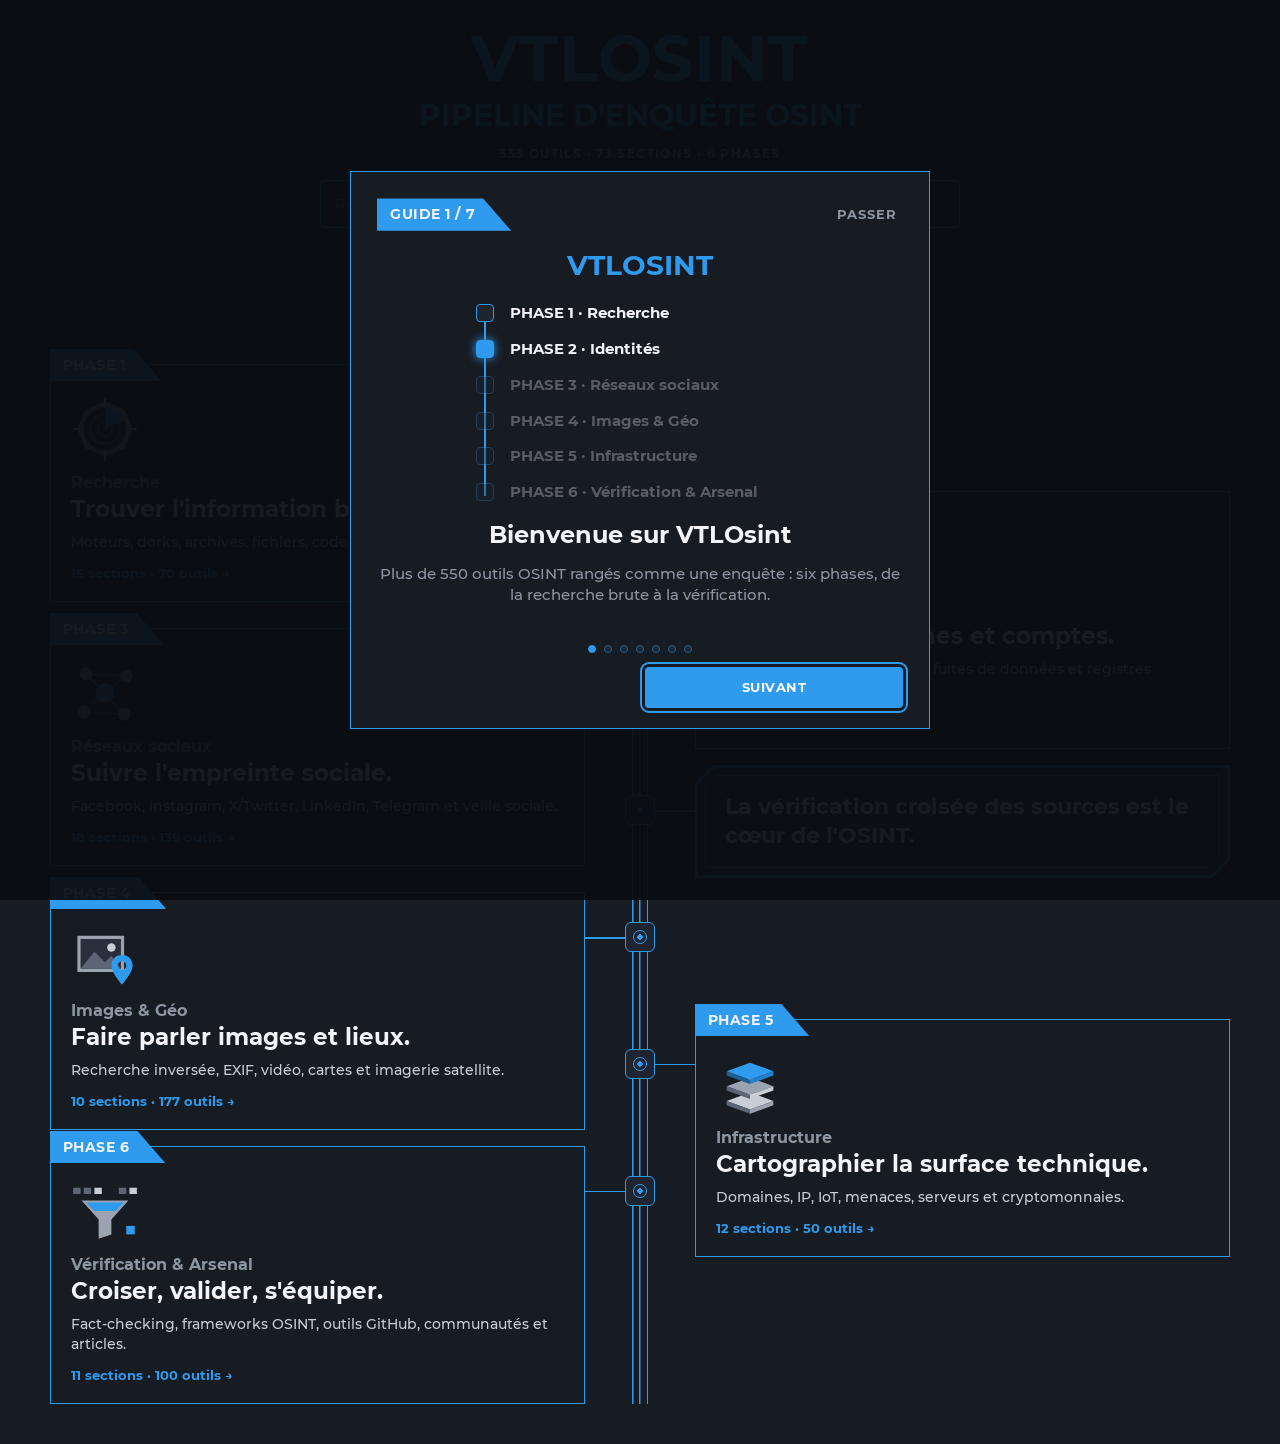
<file: web/dist/index.html>
<!DOCTYPE html>
<html lang="fr">
<head>
<meta charset="utf-8">
<meta name="viewport" content="width=device-width, initial-scale=1">
<title>VTLOsint</title>
<meta name="description" content="VTLOsint — pipeline d'enquête OSINT">
<meta name="theme-color" content="#171B22">
<link rel="icon" href="icon.png">
<link rel="manifest" href="manifest.webmanifest">
<link rel="stylesheet" href="style.css">
</head>
<body>
<header class="top">
  <a class="brand" href="#/">
    <h1>VTLOSINT</h1>
    <p class="subtitle">PIPELINE D'ENQUÊTE OSINT</p>
    <p class="stats" id="stats"></p>
  </a>
  <input id="search" type="search" autocomplete="off" aria-label="Rechercher">
  <nav class="quick">
    <button class="quick-btn" data-action="dorks"><svg viewBox="0 0 24 24"><path d="M21,12A9,9 0,1 1,3 12A9,9 0,1 1,21 12M12,3C8,7 8,17 12,21M12,3C16,7 16,17 12,21M3,12H21M5,7.5H19M5,16.5H19"/></svg><span>Dorks</span></button>
    <button class="quick-btn" data-action="exif"><svg viewBox="0 0 24 24"><path d="M3,8H7L9,5H15L17,8H21V19H3ZM15.5,13A3.5,3.5 0,1 1,8.5 13A3.5,3.5 0,1 1,15.5 13"/></svg><span>EXIF</span></button>
    <button class="quick-btn" data-action="terminal"><svg viewBox="0 0 24 24"><path d="M3,5H21V19H3ZM7,10L10,12.5L7,15M12,15H17"/></svg><span>Terminal</span></button>
    <button class="quick-btn" data-action="guide"><svg viewBox="0 0 24 24"><path d="M12,21A9,9 0,1 1,12 3A9,9 0,1 1,12 21M9.5,9.5A2.5,2.5 0,1 1,13 11.8C12.3,12.2 12,12.7 12,13.5M12,16.8V17"/></svg><span>Guide</span></button>
  </nav>
</header>

<main id="view"></main>

<div class="modal" id="modal" hidden>
  <div class="modal-box" role="dialog" aria-modal="true">
    <button class="modal-close" aria-label="Fermer">×</button>
    <div id="modal-body"></div>
  </div>
</div>

<div class="guide" id="guide" hidden></div>
<div class="toast" id="toast"></div>

<script src="data.js"></script>
<script src="app.js"></script>
</body>
</html>
</file>
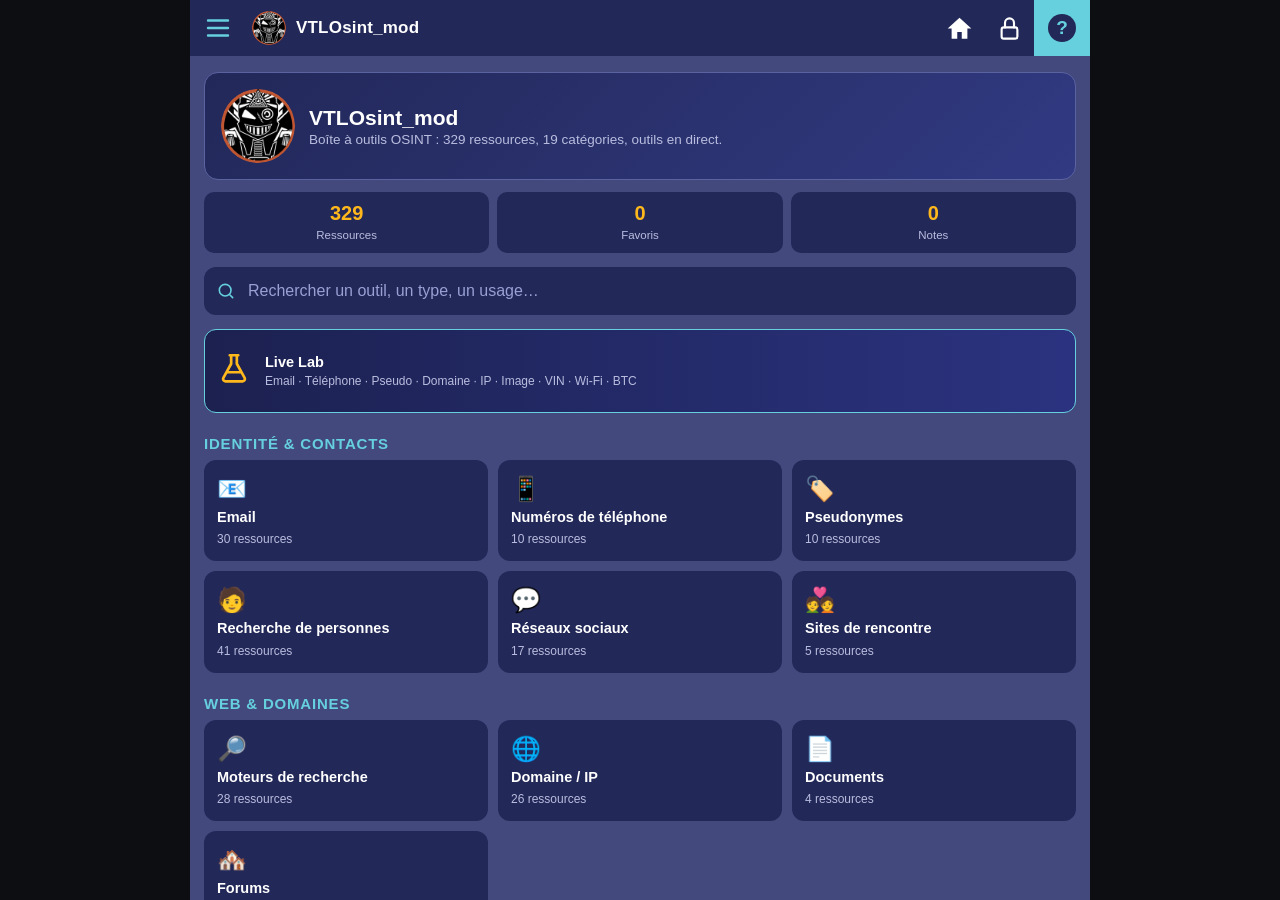
<file: mods/VTLOsint_mod/docs/index.html>
<!doctype html>
<html lang="fr"><head><meta charset="utf-8">
<meta name="viewport" content="width=device-width,initial-scale=1,viewport-fit=cover,maximum-scale=1">
<meta name="theme-color" content="#222858"><meta name="mobile-web-app-capable" content="yes"><meta name="apple-mobile-web-app-capable" content="yes">
<title>VTLOsint_mod</title>
<link rel="manifest" href="manifest.webmanifest"><link rel="icon" href="icons/icon-96.png"><link rel="apple-touch-icon" href="icons/icon-192.png">
<link rel="stylesheet" href="style.css"></head>
<body><div id="app"></div>
<script src="data.js"></script><script src="app.js"></script></body></html>
</file>
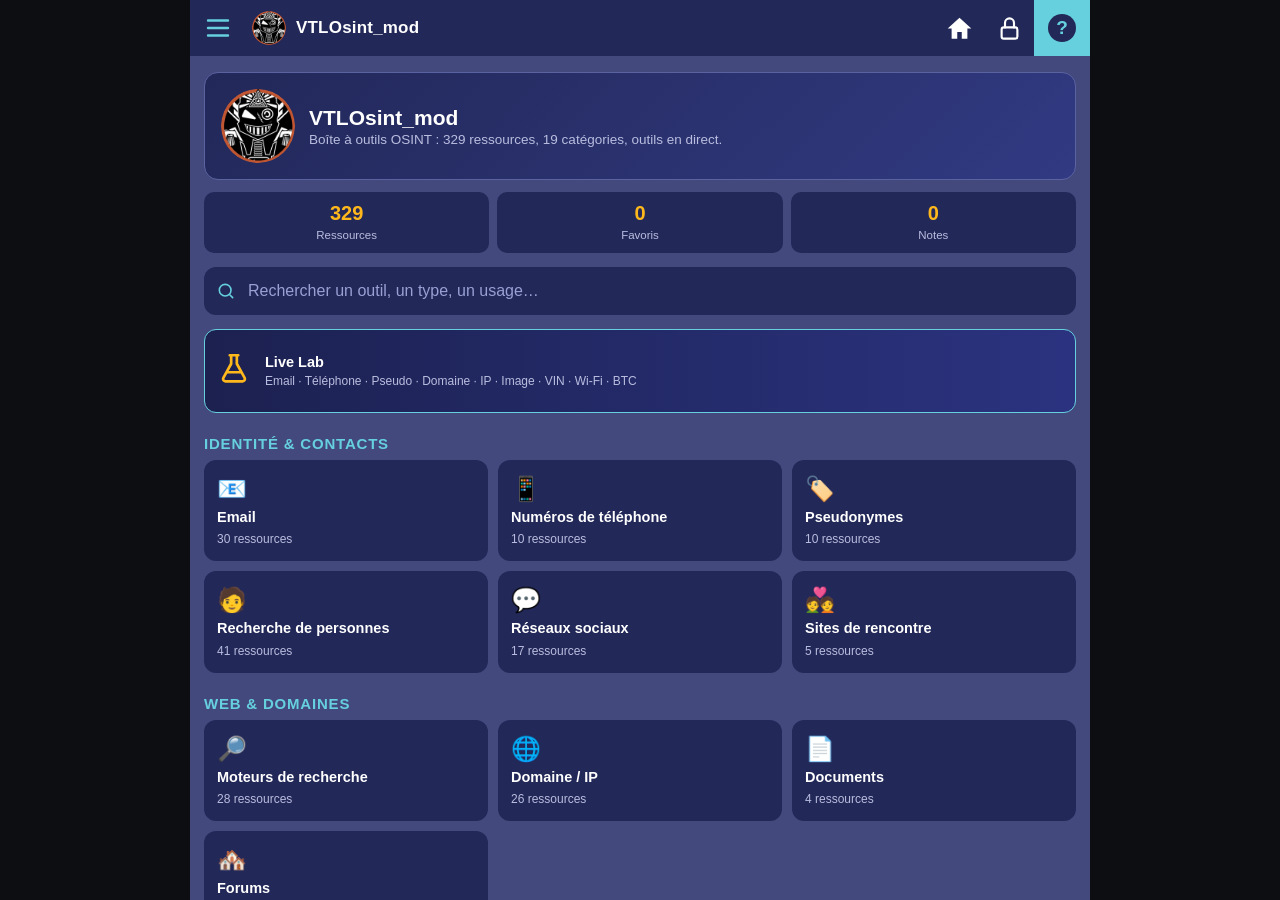
<file: mods/VTLOsint_mod/downloads/VTLOsint_mod.html>
<!doctype html>
<html lang="fr"><head><meta charset="utf-8">
<meta name="viewport" content="width=device-width,initial-scale=1,viewport-fit=cover,maximum-scale=1">
<meta name="theme-color" content="#222858"><title>VTLOsint_mod</title>
<link rel="icon" href="[data-uri]"><link rel="apple-touch-icon" href="[data-uri]">
<style>:root{--bg:#43497d;--bar:#222858;--bar2:#2b3168;--card:#4e5590;--line:#2f3566;--teal:#66d0df;--yel:#ffb81c;--orange:#c25632;--txt:#fff;--mut:#b9bddf;--ok:#7be0a4;--warn:#ffd36b;--bad:#ff8a8a}
*{box-sizing:border-box;-webkit-tap-highlight-color:transparent}
html,body{margin:0;height:100%;background:#0c0e12;color:var(--txt);font-family:"Segoe UI",Roboto,"Helvetica Neue",Arial,sans-serif;-webkit-text-size-adjust:100%}
body{display:flex;flex-direction:column;overscroll-behavior:none}
svg{width:1em;height:1em;stroke:currentColor;fill:none;stroke-width:1.9;stroke-linecap:round;stroke-linejoin:round;flex:none}
button{font:inherit;color:inherit;background:none;border:0;cursor:pointer;padding:0}
a{color:var(--teal)}
#app{flex:1;min-height:0;display:flex;flex-direction:column;max-width:900px;width:100%;margin:0 auto;background:var(--bg);position:relative;overflow:hidden}
/* top bar */
.top{display:flex;align-items:stretch;height:56px;background:var(--bar);flex:none}
.top .tb{width:56px;display:flex;align-items:center;justify-content:center;font-size:30px;color:var(--teal);background:var(--bar)}
.top .brand{flex:1;display:flex;align-items:center;gap:10px;padding:0 6px;min-width:0}
.top .brand img{width:34px;height:34px;border-radius:50%}
.top .brand b{font-size:17px;letter-spacing:.2px;white-space:nowrap;overflow:hidden;text-overflow:ellipsis}
.top .ic{width:50px;display:flex;align-items:center;justify-content:center;font-size:27px;color:#fff}
.top .ic.lock.on{color:var(--yel)}
.top .help{width:56px;background:var(--teal);color:var(--bar);display:flex;align-items:center;justify-content:center;font-size:27px}
.top .help .q{width:28px;height:28px;border-radius:50%;background:var(--bar);color:var(--teal);display:flex;align-items:center;justify-content:center;font-weight:800;font-size:19px}
/* views */
#view{flex:1;min-height:0;overflow-y:auto;padding:16px 14px 30px;-webkit-overflow-scrolling:touch}
h1{font-size:22px;margin:4px 0 4px}h2{font-size:15px;margin:22px 0 8px;color:var(--teal);text-transform:uppercase;letter-spacing:.8px;font-weight:700}
.sub{color:var(--mut);font-size:14px;margin:0 0 12px;line-height:1.45}
.hero{background:linear-gradient(135deg,var(--bar) 0%,#313a82 100%);border-radius:14px;padding:16px;display:flex;gap:14px;align-items:center;border:1px solid #5b62a0}
.hero img{width:74px;height:74px;border-radius:50%;flex:none}
.hero h1{margin:0 0 2px;font-size:21px}.hero p{margin:0;color:var(--mut);font-size:13.5px}
.stats{display:flex;gap:8px;margin-top:12px}.stat{flex:1;background:var(--bar);border-radius:10px;padding:10px;text-align:center}.stat b{display:block;font-size:20px;color:var(--yel)}.stat span{font-size:11.5px;color:var(--mut)}
.sbar{display:flex;gap:8px;background:var(--bar);border-radius:12px;padding:4px 4px 4px 12px;align-items:center;margin:14px 0}
.sbar svg{font-size:20px;color:var(--teal)}
input,select,textarea{font:inherit;color:#fff;background:transparent;border:0;outline:0;width:100%}
.sbar input{padding:11px 4px;font-size:16px}
::placeholder{color:#9aa0d4}
.grid{display:grid;grid-template-columns:repeat(2,1fr);gap:10px}
@media(min-width:640px){.grid{grid-template-columns:repeat(3,1fr)}}
.tile{background:var(--bar);border-radius:12px;padding:14px 12px;display:flex;flex-direction:column;gap:6px;text-align:left;min-height:84px;border:1px solid transparent}
.tile:active{border-color:var(--teal)}
.tile .e{font-size:24px}.tile b{font-size:14.5px;line-height:1.2}.tile small{color:var(--mut);font-size:12px}
.chips{display:flex;gap:8px;flex-wrap:wrap;margin:8px 0 12px}
.chip{padding:7px 13px;border-radius:20px;background:var(--bar);color:var(--mut);font-size:13.5px;border:1px solid transparent}
.chip.on{background:var(--teal);color:var(--bar);font-weight:700}
.sec{margin-top:18px;display:flex;align-items:center;justify-content:space-between}
.sec h2{margin:0}.sec small{color:var(--mut)}
.card{background:var(--bar);border-radius:12px;margin:8px 0;overflow:hidden;border:1px solid transparent}
.card.open{border-color:var(--teal)}
.card .hd{display:flex;gap:10px;padding:12px;align-items:flex-start;width:100%;text-align:left}
.card .fav{font-size:22px;color:var(--mut);padding:2px}
.card .fav.on{color:var(--yel)}.card .fav.on svg{fill:var(--yel)}
.card .nm{flex:1;min-width:0}
.card .nm b{font-size:16px;word-break:break-word}
.card .nm .t{display:block;color:var(--teal);font-size:12px;margin-top:1px;text-transform:uppercase;letter-spacing:.4px}
.card .nm p{margin:5px 0 0;color:var(--mut);font-size:13.5px;line-height:1.4;word-break:break-word}
.badge{font-size:11px;padding:2px 8px;border-radius:10px;font-weight:700;flex:none;margin-top:2px}
.b-yes{background:#1f5a3e;color:var(--ok)}.b-partial{background:#5a4a1b;color:var(--warn)}.b-no{background:#5a2323;color:var(--bad)}
.act{display:flex;gap:8px;padding:0 12px 12px;flex-wrap:wrap}
.btn{display:inline-flex;align-items:center;gap:7px;padding:9px 14px;border-radius:9px;background:var(--teal);color:var(--bar);font-weight:700;font-size:14px}
.btn.sec2{background:var(--bar2);color:#fff;border:1px solid #5b62a0}
.btn.yel{background:var(--yel);color:#222}
.btn svg{font-size:17px}
.qrow{display:flex;gap:8px;padding:0 12px 12px}
.qrow .in{flex:1;background:var(--bg);border-radius:9px;padding:0 10px}.qrow input{padding:10px 0}
.url{padding:0 12px 10px;font-size:12px;color:#8e94cf;word-break:break-all}
.lab-in{display:flex;gap:8px;background:var(--bar);border-radius:12px;padding:4px 4px 4px 12px;align-items:center;margin:8px 0 6px}
.lab-in input{padding:12px 4px;font-size:16px}
.hint{font-size:12.5px;color:var(--mut);margin:4px 2px 10px}
.res{background:var(--bar);border-radius:12px;padding:12px;margin:8px 0}
.res h3{margin:0 0 6px;font-size:14px;color:var(--yel)}
.res pre,.res .kv{font-size:13px;white-space:pre-wrap;word-break:break-word;margin:0;line-height:1.5}
.kv div{display:flex;gap:8px;border-bottom:1px solid var(--line);padding:4px 0}.kv div span:first-child{color:var(--mut);min-width:34%;flex:none}
.loading{color:var(--mut);font-style:italic}.err{color:var(--bad)}
.lnk{display:flex;align-items:center;gap:10px;width:100%;padding:12px;background:var(--bar);border-radius:10px;margin:6px 0;text-align:left}
.lnk span{flex:1;min-width:0;word-break:break-all;font-size:14px}.lnk small{display:block;color:var(--mut);font-size:11.5px;margin-top:2px}.lnk svg{color:var(--teal);font-size:19px}
.dork{font-family:ui-monospace,Menlo,monospace;font-size:12px}
textarea{background:var(--bar);border-radius:10px;padding:10px;min-height:90px;resize:vertical;font-size:15px}
.note{background:var(--bar);border-radius:10px;padding:12px;margin:8px 0;font-size:14.5px;white-space:pre-wrap;word-break:break-word}.note small{display:block;color:var(--mut);margin-bottom:4px}
.empty{text-align:center;color:var(--mut);padding:36px 10px}
.set{display:flex;align-items:center;justify-content:space-between;background:var(--bar);padding:13px;border-radius:10px;margin:8px 0;gap:10px}
.set small{color:var(--mut);display:block;font-size:12px;margin-top:2px}
.tg{width:46px;height:26px;border-radius:13px;background:#6a70a8;position:relative;flex:none}.tg::after{content:"";position:absolute;left:3px;top:3px;width:20px;height:20px;border-radius:50%;background:#fff;transition:.15s}.tg.on{background:var(--teal)}.tg.on::after{left:23px}
.seg{display:flex;background:var(--bg);border-radius:9px;overflow:hidden}.seg button{padding:8px 12px;font-size:13px;color:var(--mut)}.seg button.on{background:var(--teal);color:var(--bar);font-weight:700}
/* menu panel (picture 2 layout) */
#menu{position:absolute;inset:0;background:var(--bg);z-index:20;display:none;flex-direction:column}
#menu.show{display:flex}
#menu .mtop{display:flex;height:56px;background:var(--bar);flex:none}
#menu .mtop .x{width:56px;display:flex;align-items:center;justify-content:center;font-size:32px;color:var(--teal);background:var(--bg)}
#menu .mtop .sp{flex:1}
#menu .mbody{flex:1;overflow-y:auto}
.user{display:flex;align-items:center;padding:20px 16px 14px}
.user b{flex:1;font-size:19px;letter-spacing:.2px}
.user button{font-size:30px;padding:0 10px}
.mi{display:flex;align-items:center;gap:16px;margin:0 8px;padding:15px 16px;font-size:19px;border-radius:7px;width:calc(100% - 16px);text-align:left;text-shadow:0 1px 2px rgba(0,0,0,.45)}
.mi svg{font-size:27px;color:var(--teal);flex:none}
.mi.act{background:var(--bar);color:var(--yel)}.mi.act svg{color:var(--yel)}
.mi small{margin-left:auto;color:var(--mut);font-size:13px;text-shadow:none}
.msep{height:1px;background:var(--line);margin:16px 0 0}
.mh{display:flex;align-items:center;gap:20px;padding:20px 20px;font-size:19px;width:100%;border-bottom:1px solid var(--line);text-align:left;text-shadow:0 1px 2px rgba(0,0,0,.45)}
.mh .pl{color:var(--teal);font-size:24px;font-weight:700;width:26px;text-align:center;flex:none;line-height:1}
.msub{background:#3a4070;border-bottom:1px solid var(--line)}
.msub .mi{font-size:17px;padding:12px 16px 12px 46px;gap:12px;margin:0;width:100%;border-radius:0}.msub .mi svg{display:none}
.msub .mi .em{font-size:20px;width:26px;text-align:center}
.toast{position:fixed;left:50%;bottom:26px;transform:translateX(-50%);background:var(--bar);color:#fff;padding:10px 16px;border-radius:20px;font-size:14px;z-index:99;border:1px solid var(--teal)}
.foot{text-align:center;color:#8e94cf;font-size:12px;margin-top:24px;line-height:1.5}
</style></head><body><div id="app"></div>
<script>window.OSINT_DATA=[{"id":"search","label":"Moteurs de recherche","emoji":"🔎","sheet":"Search engines","sections":[{"title":"Moteurs de recherche","items":[{"t":"Archives","n":"newspaperarchive","u":"https://newspaperarchive.com/","d":"Newspaper Archives, Obituaries & Family History Records","f":"yes"},{"t":"AI","n":"Dorkgpt","u":"https://dorkgpt.com/","d":"AI that generates Google Dorks","f":""},{"t":"Custom SE","n":"Google","u":"https://cse.google.com/cse/all","d":"create a search engine for your site","f":"yes"},{"t":"Exploits","n":"shodan exploits","u":"https://exploits.shodan.io/welcome","d":"Search for exploits/vuln in the web","f":"yes"},{"t":"ftp search engine","n":"searchftps","u":"https://www.searchftps.net/","d":"NAPALM FTP Indexer lets you search and download files located on public FTP servers.","f":"yes"},{"t":"Google dorks","n":"Exploit-DB","u":"https://www.exploit-db.com/google-hacking-database","d":"Bunch of Google dorks","f":"yes"},{"t":"Social Networks SE","n":"Social Networks Search","u":"https://www.social-searcher.com/google-social-search/","d":"","f":""},{"t":"IOT search engine","n":"shodan","u":"https://www.shodan.io/","d":"Shodan is a search engine that lets users search for various types of servers connected to the internet using a variety of filters.","f":"yes"},{"t":"News search","n":"yougotthenews","u":"https://yougotthenews.com/","d":"only news search engine","f":"yes"},{"t":"newspaper archives","n":"fultonhistory","u":"https://fultonhistory.com/Fulton.html","d":"Search over 51,685,714 Old Newspaper pages from US & Canada","f":"yes"},{"t":"newspaper archives","n":"chroniclingamerica","u":"https://chroniclingamerica.loc.gov/","d":"America's historic newspaper pages from 1777-1963","f":"yes"},{"t":"newspaper archives","n":"Google","u":"https://news.google.com/newspapers?hl=en","d":"free newspaper archives","f":"no"},{"t":"Search engine","n":"Google","u":"https://www.google.com/","d":"Google search engine","f":"yes"},{"t":"Search engine","n":"Google Advanced Search","u":"https://www.google.com/advanced_search","d":"Google advanced search engine","f":"yes"},{"t":"Search engine","n":"Bing","u":"https://www.bing.com/","d":"Bing search engine","f":"yes"},{"t":"Search engine","n":"Baidu","u":"https://www.baidu.com/","d":"Baidu is the most used search engine in China, controlling 76.05 percent of China's market share.","f":"yes"},{"t":"Search engine","n":"Duckduckgo","u":"https://duckduckgo.com/","d":"Private search engine","f":"yes"},{"t":"Search engine","n":"yandex","u":"https://yandex.com/","d":"Russian Yandex search engine","f":"yes"},{"t":"Search engine","n":"2lingual","u":"https://www.2lingual.com/","d":"Search for something in two different languages","f":"yes"},{"t":"Search engine","n":"searchenginecolossus","u":"https://www.searchenginecolossus.com/","d":"see the used search engines in different countries","f":"yes"},{"t":"Search engine","n":"intelx","u":"https://intelx.io/tools?tab=general","d":"All in one search engine","f":"yes"},{"t":"Search engine","n":"bvsg","u":"http://bvsg.org/","d":"Search side by side Google vs Bing","f":"yes"},{"t":"Search engine","n":"qwant","u":"https://www.qwant.com/","d":"can be used to search for people social media accounts","f":"yes"},{"t":"Search engine","n":"nerdydata","u":"https://www.nerdydata.com/","d":"The Search Engine for Source Code","f":"yes","x":"s"},{"t":"Search engine","n":"zoomeye","u":"https://www.zoomeye.org/","d":"IP search, file search, and icon search","f":"yes"},{"t":"Search Operator","n":"Google Guide","u":"https://www.googleguide.com/print/adv_op_ref.pdf","d":"Cheat sheet of Google dorks","f":"yes"},{"t":"Search Operator","n":"Bing Search Operators","u":"https://support.microsoft.com/en-us/topic/advanced-search-keywords-ea595928-5d63-4a0b-9c6b-0b769865e78a","d":"Bing Search Operators","f":"yes"},{"t":"Search Operator","n":"Duckduckgo guide","u":"https://help.duckduckgo.com/duckduckgo-help-pages/results/syntax/","d":"DuckDuckGo Search Syntax","f":"yes"}]}]},{"id":"email","label":"Email","emoji":"📧","sheet":"Email","sections":[{"title":"Emails","items":[{"t":"Email","n":"NAMINT","u":"https://seintpl.github.io/NAMINT/","d":"This tool is intended to help you find the email addresses, social media accounts, or online presence of people you need to contact","f":"yes"},{"t":"Email","n":"Email Permutator","u":"http://metricsparrow.com/toolkit/email-permutator/","d":"This tool is intended to help you find the email addresses of people you need to contact","f":"yes"},{"t":"Email Checker","n":"gravatar","u":"https://en.gravatar.com/site/check","d":"check if a user email has a gravatar account","f":"yes"},{"t":"Email Checker","n":"castrickclues","u":"https://castrickclues.com/","d":"Retrieve information linked to an email address, leaving no traces","f":"partially"},{"t":"Email Checker","n":"osint industries","u":"https://osint.industries/","d":"Retrieve information linked to an email address, leaving no traces","f":"partially"},{"t":"Email Checker","n":"epieos","u":"https://epieos.com/","d":"Retrieve information linked to an email address, leaving no traces","f":"partially"},{"t":"Email Checker","n":"Holehe","u":"https://github.com/megadose/holehe","d":"Great tool for finding registered accounts from emails.","f":"yes"},{"t":"Email Finder & Verifier","n":"experte.com","u":"https://www.experte.com/email-finder","d":"The Email Finder tries all possible permutations and tests if the addresses are valid.","f":"yes"},{"t":"Email finder","n":"snov","u":"https://snov.io/email-finder","d":"Lets you find professional email addresses in seconds and connect with the people that matter to your business.","f":"partially"},{"t":"Email finder","n":"hunter.io","u":"https://hunter.io/","d":"Hunter lets you find professional email addresses in seconds and connect with the people that matter for your business.","f":"partially"},{"t":"Email finder","n":"rocketreach","u":"https://rocketreach.co/","d":"lookup for personal emails, professional emails and direct dial phone","f":"partially"},{"t":"Email finder","n":"skymem","u":"https://www.skymem.info/","d":"Find email addresses of companies and people","f":"yes"},{"t":"Email finder","n":"phonebook","u":"https://phonebook.cz/","d":"Phonebook lists all domains, email addresses, or URLs for the given input domain","f":"no"},{"t":"Email format","n":"email-format","u":"https://www.email-format.com/","d":"find the email address formats in use at thousands of companies.","f":"yes"},{"t":"Email Provider list","n":"Email Provider","u":"https://gist.github.com/tbrianjones/5992856","d":"List of all free email providers","f":"yes"},{"t":"Email Rep","n":"emailrep","u":"https://emailrep.io/","d":"Simple Email Reputation to detect phishing emails","f":"yes"},{"t":"Text Sorter","n":"browserling","u":"https://www.browserling.com/tools/line-length-sort","d":"Text Length Sorter","f":"yes"},{"t":"Verify","n":"hunter.io","u":"https://hunter.io/verify/","d":"Verify email address validity with the most complete email checker.","f":"partially"},{"t":"Verify","n":"verify-email","u":"https://verify-email.org/","d":"This email verification tool actually connects to the mail server and checks whether the mailbox exists or not.","f":"yes"},{"t":"Verify","n":"email-checker","u":"https://email-checker.net/","d":"A simple tool to check whether an email address exists.","f":"yes"},{"t":"Verify","n":"emailhippo","u":"https://tools.emailhippo.com/","d":"Email address verification technology from Email Hippo that connects to mailboxes and checks whether an email address exists.","f":"yes"},{"t":"Verify","n":"h-supertools","u":"https://h-supertools.com/email/email-bulk-validation","d":"Free Bulk Email Address Validator","f":"yes"},{"t":"Verify","n":"myemailverifier","u":"https://myemailverifier.com/","d":"Free Bulk Email Address Validator","f":"yes"},{"t":"Verify Bulk","n":"leopathu","u":"https://leopathu.com/verify-email","d":"bulk email verifyer","f":"yes"}]},{"title":"Extensions navigateur","items":[{"t":"Email Tracker Extension","n":"mailtrack.io","u":"https://chrome.google.com/webstore/detail/email-tracker-for-gmail-m/ndnaehgpjlnokgebbaldlmgkapkpjkkb/","d":"Check when the recipient read your email","f":"partially"},{"t":"Chrome Extension","n":"Clearbit Connect","u":"https://chrome.google.com/webstore/detail/clearbit-connect-supercha/pmnhcgfcafcnkbengdcanjablaabjplo","d":"Find employee email addresses for any company and display useful contextual data for anyone who emails you.","f":"partially"},{"t":"Chrome Extension","n":"contactout","u":"https://contactout.com/","d":"Find an Email address of any Linkedin account","f":"partially"},{"t":"Chrome Extension","n":"GetProspect","u":"https://chrome.google.com/webstore/detail/email-finder-getprospect/bhbcbkonalnjkflmdkdodieehnmmeknp","d":"LinkedIn Email Finder – Look up emails for free.","f":"partially"},{"t":"Chrome Extension","n":"Signal Hire","u":"https://chrome.google.com/webstore/detail/signalhire-find-email-or/aeidadjdhppdffggfgjpanbafaedankd","d":"Find an Email address of any Linkedin account","f":"partially"},{"t":"Chrome Extension","n":"AnymailFinder","u":"https://anymailfinder.com/","d":"Find an Email address of any Linkedin account","f":"partially"}]}]},{"id":"people","label":"Recherche de personnes","emoji":"🧑","sheet":"People Search","sections":[{"title":"Casiers & tribunaux (US)","items":[{"t":"","n":"arrestfacts","u":"https://arrestfacts.com/","d":"Huge Criminal Records Database","f":"yes"},{"t":"","n":"familywatchdog","u":"https://www.familywatchdog.us/","d":"Sex Offenders Lookup","f":"yes"},{"t":"","n":"bop","u":"https://www.bop.gov/","d":"Federal Inmates Lookup","f":"yes"},{"t":"","n":"ice","u":"https://locator.ice.gov/odls/","d":"Online Detainee Locator System","f":"yes"},{"t":"","n":"vineapps","u":"https://vinelink.vineapps.com/search","d":"Offender Lookup Notification Service","f":"yes"},{"t":"","n":"judyrecords","u":"https://www.judyrecords.com/","d":"Instantly search 740 million+ United States court cases.","f":"yes"},{"t":"","n":"judici","u":"https://www.judici.com/","d":"search court cases record (US Only)","f":"yes"}]},{"title":"Personnes","items":[{"t":"Address & Property Search","n":"stlouis","u":"https://www.stlouis-mo.gov/data/address-search/index.cfm","d":"Look up real estate, land, parcel, and property information.","f":"yes"},{"t":"All in one registry","n":"target","u":"https://www.target.com/gift-registry","d":"All in one registry finder (baby, wedding, charity, or custom) (US Only)","f":"yes"},{"t":"All in one registry","n":"registryfinder","u":"https://registryfinder.com/","d":"All in one registry finder (baby, wedding, graduation, other) (US Only)","f":"yes"},{"t":"All in one registry","n":"myregistry","u":"https://www.myregistry.com/","d":"All in one registry finder (baby, wedding, gifts) (US Only)","f":"yes"},{"t":"Wedding registry","n":"theknot","u":"https://www.theknot.com/registry/couplesearch","d":"couple's wedding registry (US Only)","f":"yes"},{"t":"Wedding registry","n":"amazon","u":"https://www.amazon.com/wedding/home/","d":"International wedding registry. Search by name. The name must be at least 2 characters.","f":"yes"},{"t":"Ancestry Records","n":"findmypast","u":"https://www.findmypast.co.uk/","d":"Free Ancestry Records US-UK only","f":"yes"},{"t":"Baby registry","n":"amazon","u":"https://www.amazon.com/baby-reg/","d":"International baby wishlist registry. Search by name.","f":"yes"},{"t":"Baby registry","n":"thebump","u":"https://registry.thebump.com/babyregistrysearch","d":"Baby Registry Finder (US Only)","f":"yes"},{"t":"Company/person record","n":"infobel","u":"https://www.infobel.com/","d":"Search for a company or a person anywhere in the world","f":"yes"},{"t":"Donation Record","n":"politicalmoneyline","u":"https://politicalmoneyline.com/","d":"lookup for people who donated to politicians (US Only)","f":"yes"},{"t":"Donation Record","n":"melissa","u":"https://www.melissa.com/v2/lookups/fec/","d":"lookup for people who donated to politicians - ZIP code search(US Only)","f":"yes"},{"t":"Family history records","n":"ancestry","u":"https://www.ancestry.com/","d":"the world's largest collection of online family history records","f":"no"},{"t":"Name origin","n":"namsor","u":"https://namsor.app/features/name-origin","d":"Find the origin of a first name. Origin, meaning, popularity and geographical repartition","f":"yes"},{"t":"Funeral Record","n":"legacy","u":"https://www.legacy.com/","d":"Search Funeral Record (US Only)","f":"yes"},{"t":"Genealogical search","n":"rootsweb","u":"https://wc.rootsweb.com/search","d":"marriage record & deceased people record - the Internet's oldest and largest FREE genealogical community.","f":"yes"},{"t":"genealogy search","n":"ancestry","u":"https://www.ancestry.com/boards/?o_iid=33216&o_lid=33216&o_sch=Web+Property","d":"The world's largest online genealogy community with over 25 Million posts on more than 198,000 boards.","f":"yes"},{"t":"People search","n":"howmanyofme","u":"http://howmanyofme.com/search/","d":"how many people have your name (US Only)","f":"yes"},{"t":"People search","n":"webmii","u":"https://webmii.com/","d":"Webmii is a people search mash up that agregates public information from other websites","f":"yes"},{"t":"People search","n":"pipl","u":"https://pipl.com/","d":"Search by name, phone, address, or email to confidentially lookup information about people you know such as yourself, friends, family, ...","f":"no"},{"t":"People search","n":"truepeoplesearch","u":"https://www.truepeoplesearch.com/","d":"Find people for free. Get current address, cell phone number, email address, relatives, friends and a lot more. (US Only)","f":"yes"},{"t":"People search","n":"411.0","u":"https://www.411.com/","d":"Search People, Reverse Phone Lookup, or Search an Address (US Only)","f":"yes"},{"t":"People search","n":"whitepages","u":"https://www.whitepages.com/","d":"Search People, Reverse Phone Lookup, or Search an Address (US Only)","f":"partially"},{"t":"People search","n":"fastbackgroundcheck","u":"https://www.fastbackgroundcheck.com/","d":"Search People, Reverse Phone Lookup, or Search an Address (US Only)","f":"yes"},{"t":"People search","n":"xlek","u":"http://xlek.com/","d":"Free United States based public data and information","f":"yes"},{"t":"People search","n":"fastpeoplesearch","u":"https://www.fastpeoplesearch.com/","d":"Search People, Reverse Phone Lookup, or Search an Address (US Only)","f":"yes"},{"t":"People search","n":"thatsthem","u":"https://thatsthem.com/","d":"Find Addresses, Phones, Emails, and Much More! (US Only)","f":"yes"},{"t":"People search","n":"peekyou","u":"https://www.peekyou.com/","d":"PeekYou is a people search engine site that places people at the center of the Internet. (US Only)","f":""},{"t":"People Search","n":"spokeo","u":"https://www.spokeo.com/","d":"Search by name, phone, address, or email to confidentially lookup information about people you know such as yourself, friends, family, ...","f":"partially"},{"t":"People Search","n":"classmates","u":"http://classmates.com","d":"Find your high school alumni US only","f":"yes"},{"t":"Person search","n":"yasni","u":"http://www.yasni.com/","d":"Search phone, email, address for any name. News, pictures & links for any person.","f":"yes"},{"t":"Public records searches","n":"blackbookonline","u":"https://www.blackbookonline.info/","d":"Free public records searches by Black Book Online of federal, state and county public records.","f":"yes"},{"t":"School friends record","n":"stayfriends","u":"https://www.stayfriends.de/","d":"The social media website helps members find, connect and keep in touch with friends from kindergarten, primary school, high school in Germany.","f":"yes"},{"t":"Voter Record","n":"voterrecords","u":"https://voterrecords.com/","d":"Search for US voter records","f":"yes"}]}]},{"id":"phone","label":"Numéros de téléphone","emoji":"📱","sheet":"Phone Numbers","sections":[{"title":"Numéros","items":[{"t":"Phone number lookup","n":"truecaller","u":"https://www.truecaller.com/","d":"International Phone number lookup","f":"yes"},{"t":"Phone number lookup","n":"Sync ME","u":"https://sync.me/","d":"International Phone number lookup","f":"partially"},{"t":"Phone, Name, Email","n":"Spokeo","u":"https://www.spokeo.com/","d":"International Phone number lookup","f":"partially"},{"t":"Phone, Name, Email","n":"ABC","u":"https://www.advancedbackgroundchecks.com/","d":"billions of public records for most people in the United States.","f":"yes"},{"t":"Phone, Name, Email, IP, VIN","n":"Thatsthem","u":"https://thatsthem.com/","d":"US Only Phone number lookup","f":"partially"},{"t":"Phone, Name","n":"Whitepages","u":"https://www.whitepages.com/","d":"US Only Phone number lookup","f":"yes"},{"t":"Phone number lookup","n":"calleridtest","u":"https://calleridtest.com/","d":"US Only Phone number lookup","f":"yes"},{"t":"Phone number lookup","n":"infobel","u":"https://www.infobel.com/","d":"Search for a company or a person anywhere in the world","f":"yes"},{"t":"Phone number lookup","n":"spydialer","u":"https://www.spydialer.com/","d":"free reverse phone number lookup on the web. It works with mobile phones, landlines and email addresses.","f":"yes"},{"t":"Phone number lookup","n":"oldphonebook","u":"http://www.oldphonebook.com/","d":"search a large selection from the past 20 years of USA phone listsings","f":"yes"}]},{"title":"Google Dorks","items":[{"t":"dork","n":"intext:\"1xxxxxxxxxx\" OR intext:\"+1xxxxxxxxxx\" OR intext:\"xxxxxxxxxx\" OR intext:\"(xxx) xxx-xxxx\" OR \"xxx-xxx-xxxx\" OR \"xxx.xxx.xxxx\" OR \"xxx xxx xxxx\"","u":null,"d":"","f":""},{"t":"dork","n":"(ext:doc OR ext:docx OR ext:odt OR ext:pdf OR ext:rtf OR ext:sxw OR ext:psw OR ext:ppt OR ext:pptx OR ext:pps OR ext:csv OR ext:txt OR ext:xls) intext:\"1xxxxxxxxxx\" OR intext:\"+1xxxxxxxxxx\" OR intext:\"xxxxxxxxxx\" OR intext:\"(xxx) xxx-xxxx\" OR \"xxx-xxx-xxxx\" OR \"xxx.xxx.xxxx\" OR \"xxx xxx xxxx\"","u":null,"d":"","f":""},{"t":"dork","n":"site:spytox.com intext:\"1xxxxxxxxxx\" OR intext:\"+1xxxxxxxxxx\" OR intext:\"xxxxxxxxxx\" OR intext:\"(xxx) xxx-xxxx\"","u":null,"d":"","f":""},{"t":"dork","n":"site:locatefamily.com intext:\"1xxxxxxxxxx\" OR intext:\"+1xxxxxxxxxx\" OR intext:\"xxxxxxxxxx\" OR intext:\"(xxx) xxx-xxxx\"","u":null,"d":"","f":""},{"t":"dork","n":"site:whycall.me intext:\"1xxxxxxxxxx\" OR intext:\"+1xxxxxxxxxx\" OR intext:\"xxxxxxxxxx\" OR intext:\"(xxx) xxx-xxxx\"","u":null,"d":"","f":""},{"t":"dork","n":"site:pastebin.com intext:\"1xxxxxxxxxx\" OR intext:\"+1xxxxxxxxxx\" OR intext:\"xxxxxxxxxx\" OR intext:\"(xxx) xxx-xxxx\"","u":null,"d":"","f":""},{"t":"dork","n":"site:whocallsyou.de intext:\"1xxxxxxxxxx\" OR intext:\"+1xxxxxxxxxx\" OR intext:\"xxxxxxxxxx\" OR intext:\"(xxx) xxx-xxxx\"","u":null,"d":"","f":""},{"t":"dork","n":"site:sync.me intext:\"1xxxxxxxxxx\" OR intext:\"+1xxxxxxxxxx\" OR intext:\"xxxxxxxxxx\" OR intext:\"(xxx) xxx-xxxx\"","u":null,"d":"","f":""},{"t":"dork","n":"site:numinfo.net intext:\"1xxxxxxxxxx\" OR intext:\"+1xxxxxxxxxx\" OR intext:\"xxxxxxxxxx\" OR intext:\"(xxx) xxx-xxxx\"","u":null,"d":"","f":""},{"t":"dork","n":"site:linkedin.com intext:\"1xxxxxxxxxx\" OR intext:\"+1xxxxxxxxxx\" OR intext:\"xxxxxxxxxx\" OR intext:\"(xxx) xxx-xxxx\"","u":null,"d":"","f":""},{"t":"dork","n":"site:facebook.com intext:\"1xxxxxxxxxx\" OR intext:\"+1xxxxxxxxxx\" OR intext:\"xxxxxxxxxx\" OR intext:\"(xxx) xxx-xxxx\"","u":null,"d":"","f":""},{"t":"dork","n":"site:twitter.com intext:\"1xxxxxxxxxx\" OR intext:\"+1xxxxxxxxxx\" OR intext:\"xxxxxxxxxx\" OR intext:\"(xxx) xxx-xxxx\"","u":null,"d":"","f":""},{"t":"dork","n":"site:instagram.com intext:\"1xxxxxxxxxx\" OR intext:\"+1xxxxxxxxxx\" OR intext:\"xxxxxxxxxx\" OR intext:\"(xxx) xxx-xxxx\"","u":null,"d":"","f":""},{"t":"dork","n":"site:vk.com intext:intext:\"1xxxxxxxxxx\" OR intext:\"+1xxxxxxxxxx\" OR intext:\"xxxxxxxxxx\" OR intext:\"(xxx) xxx-xxxx\"","u":null,"d":"","f":""},{"t":"dork","n":"site:whosenumber.info intext:\"1xxxxxxxxxx\" OR intext:\"+1xxxxxxxxxx\" OR intext:\"xxxxxxxxxx\" OR intext:\"(xxx) xxx-xxxx\"","u":null,"d":"","f":""}]}]},{"id":"usernames","label":"Pseudonymes","emoji":"🏷️","sheet":"Usernames","sections":[{"title":"Pseudonymes","items":[{"t":"Sherlock online","n":"w-e-b.site","u":"https://w-e-b.site/?act=sherlock","d":"A free online tool like sherlock to search for social media accounts","f":"yes"},{"t":"Username enum","n":"whatsmyname","u":"https://whatsmyname.app/","d":"This tool allows you to enumerate usernames across 500 websites","f":"yes"},{"t":"Username enum","n":"Blackbird","u":"https://blackbird-osint.herokuapp.com/","d":"Search for accounts by usernames across 575 social sites","f":"yes"},{"t":"Username enum","n":"namechk","u":"https://namechk.com/","d":"checks a username availability as a domain name and username on dozens of social channels and online social networks","f":"yes"},{"t":"Username enum","n":"namecheckup","u":"https://namecheckup.com/","d":"Social and Domain Name Availability Search","f":"yes"},{"t":"Username enum","n":"checkusernames","u":"https://checkusernames.com/","d":"Check the use of your brand or username on 160 Social Networks:","f":"yes"},{"t":"Username enum","n":"namecheckr","u":"https://www.namecheckr.com/","d":"Social and Domain Name Availability Search","f":"yes"},{"t":"Username enum","n":"usersearch","u":"https://usersearch.org/","d":"Find someone by username or email on Social Networks, Dating Sites, Forums, Crypto Forums, Chat Sites and Blogs","f":"yes"},{"t":"kik username check","n":"Kik","u":"http://kik.me/username/","d":"http://kik.me/username/ [edit the username]","f":"yes"},{"t":"Linux tool","n":"maigret","u":"https://github.com/soxoj/maigret","d":"Maigret collects a dossier on a person by username only, checking for accounts on 3000 websites","f":"yes"}]}]},{"id":"maps","label":"Cartes & Géo","emoji":"🗺️","sheet":"Maps","sections":[{"title":"Cartes","items":[{"t":"OSM SE","n":"Find That Spot","u":"https://www.findthatspot.io/","d":"A tool that allows to search the map for objects that match a text description.","f":""},{"t":"Map with Streetview","n":"Google","u":"https://www.google.com/maps/","d":"Google Maps","f":"yes"},{"t":"Map with Streetview","n":"Bing","u":"https://www.bing.com/maps","d":"Bing Maps","f":"yes"},{"t":"Map with Streetview","n":"Yandex","u":"https://yandex.com/maps/","d":"Yandex Maps","f":"yes"},{"t":"Map","n":"Duckduckgo","u":"https://duckduckgo.com/","d":"Apple Maps","f":"yes"},{"t":"Map","n":"Sentinel Hub Playground","u":"http://apps.sentinel-hub.com/sentinel-playground","d":"A user-friendly place for Sentinel 2/Landsat images. Updated every 5-10 days with new imagery, dependent on cloud cover. Ability to explore a variety of GIS variables eg NDVI or NDWO. The EO Browser facilitates time-lapse reviews. Generally low resolution of 10m/px.","f":"yes"},{"t":"Live Train Tracker","n":"mobility","u":"https://mobility.portal.geops.io/","d":"Display real-time vehicle positions/public transportation and prognosis data on a map (international).","f":"yes"},{"t":"Map","n":"bellingcat map","u":"https://osm-search.bellingcat.com/","d":"Advanced map search","f":"yes"},{"t":"Dual map","n":"mapchannels","u":"http://data.mashedworld.com/dualmaps/map.htm","d":"Dual Maps combine Google Maps, Google Street View and Birds Eye imagery into one embeddable control.","f":"yes"},{"t":"Street level pics","n":"Mapillary","u":"https://www.mapillary.com/","d":"Mapillary is the street-level imagery platform that scales and automates mapping using collaboration, cameras, and computer vision.","f":"yes"},{"t":"Surveillance","n":"sunders uber","u":"https://sunders.uber.space/","d":"World map of surveillance camera locations","f":"yes"},{"t":"Street level pics","n":"kartaview","u":"https://kartaview.org/landing","d":"street level imagery from around the world to an open repository","f":"yes"},{"t":"House number view","n":"openstreetmap","u":"https://www.openstreetmap.org/","d":"Map with house numbers displayed on each building","f":"yes"},{"t":"geographic encyclopedia","n":"wikimapia","u":"http://wikimapia.org/","d":"Wikimapia is a geographic online encyclopedia project. The project implements an interactive \"clickable\" web map that utilizes Google Maps with a geographically-referenced wiki system, with the aim to mark and describe all geographical objects in the world.","f":"yes"},{"t":"Crimes map","n":"cityprotect","u":"https://cityprotect.com/map/","d":"Crimes Map US only","f":"yes"},{"t":"Public transport","n":"Transit Visualisation Client","u":"https://tracker.geops.ch/","d":"real time info about public transport in 739 cities and towns in the dozens of countries","f":"yes"},{"t":"Map with 3D","n":"f4map","u":"https://demo.f4map.com/","d":"F4Map uses Open Street Map data to plot individual buildings on a 3D map.","f":"yes"},{"t":"Airline routes","n":"airlineroutemaps","u":"https://www.airlineroutemaps.com/","d":"Airline Route Maps of airlines from around the world - a database showing airline destinations and networks.","f":"yes"},{"t":"Airline routes","n":"flightconnections","u":"https://www.flightconnections.com/airlines","d":"Airline Route Maps of airlines from around the world - a database showing airline destinations and networks.","f":"yes"},{"t":"Airline tails","n":"airlinersgallery","u":"https://airlinersgallery.smugmug.com/Airline-Tails/Airline-Tails/","d":"a huge collection of airline tails which can help you identify an airplane by looking at its logo","f":"yes"}]}]},{"id":"social","label":"Réseaux sociaux","emoji":"💬","sheet":"Social Media","sections":[{"title":"Réseaux sociaux","items":[{"t":"YouTube","n":"Comments extractor","u":"https://youtube-comments.io/","d":"Search for comments in a YouTube video","f":"yes"},{"t":"Social Media finder","n":"idcrawl","u":"https://www.idcrawl.com/","d":"free people search engine that efficiently aggregates information from social networks, deep web sources, phone directories","f":"yes"},{"t":"instagram","n":"storysaver","u":"https://www.storysaver.net/","d":"Download Instagram stories.","f":"yes"},{"t":"instagram","n":"codeofaninja","u":"https://tools.codeofaninja.com/find-instagram-user-id","d":"Find Instagram User ID","f":"yes"},{"t":"Reddit","n":"reddit analyser","u":"https://reddit-user-analyser.netlify.app/","d":"Analyse a Reddit user account.","f":"yes"},{"t":"Social media","n":"Apify","u":"http://apify.com/","d":"Scrapes Social Media accounts posts with comments from one or multiple page URLs. Gets post and comment texts, timestamps, post URLs, likes, shares, comments count, author ID.","f":"yes"},{"t":"Social media","n":"exportcomments","u":"https://exportcomments.com/","d":"Easily exports all comments from your social media posts to Excel file.","f":"yes"},{"t":"Twitter","n":"Twitter advanced","u":"https://twitter.com/search-advanced","d":"Twitter advanced search","f":"yes"},{"t":"Twitter","n":"followeraudit","u":"https://www.followeraudit.com/","d":"Check fake followers, unfollowers, track followers growth and analyze the followers of any Twitter account","f":"yes"},{"t":"Skype","n":"skypeipresolver","u":"http://www.skypeipresolver.net/","d":"Resolve any Skype IP username and get their latest IP address.","f":"yes"},{"t":"Facebook Ads","n":"Facebook","u":"https://www.facebook.com/ads/library/","d":"Search for Ads posted on Facebook","f":"yes"},{"t":"Facebook","n":"fb-sleep-stats","u":"https://github.com/sqren/fb-sleep-stats","d":"Use Facebook to track your friends’ sleeping habits","f":"yes"},{"t":"Facebook","n":"sowsearch","u":"https://www.sowsearch.info/","d":"Facebook Graph Searcher","f":"yes","x":"Search for \"photos of mark zuckerberg\" (displays related photos of Mark and mentions)"},{"t":"Facebook","n":"intelx.io","u":"https://intelx.io/tools?tab=facebook","d":"Facebook Graph Searcher","f":"yes"},{"t":"Facebook","n":"Lookup ID","u":"https://lookup-id.com/","d":"Find a user Facebook ID","f":"yes"},{"t":"Facebook","n":"Lookup ID","u":"https://lookup-id.com/","d":"Search for \"owning_profile_id\" in the source code","f":"yes"},{"t":"Social media search engine","n":"social-searcher","u":"https://www.social-searcher.com/","d":"search engine allows you to monitor all public social mentions in social networks and web.","f":"yes"}]}]},{"id":"images","label":"Images & Forensique","emoji":"📷","sheet":"Images","sections":[{"title":"Images","items":[{"t":"AI Image Finder","n":"picarta","u":"https://picarta.ai/","d":"Image Location Search using AI","f":"yes"},{"t":"AI Image Finder","n":"geospy","u":"https://geospy.web.app/","d":"Image Location Search using AI","f":"yes"},{"t":"Reverse Image Search","n":"Google Images","u":"https://images.google.com/","d":"Get the image source and where it’s posted","f":"yes"},{"t":"Reverse Image Search","n":"old Google images","u":"https://googlelens.imagesniper.eu/","d":"Get the image source and where it’s posted","f":"yes"},{"t":"Reverse Image Search","n":"Bing Images","u":"https://www.bing.com/images","d":"Get the image source and where it’s posted + Facial Recognition","f":"yes"},{"t":"Reverse Image Search","n":"Yandex Images","u":"https://yandex.com/images/","d":"Get the image source and where it’s posted + Facial Recognition","f":"yes"},{"t":"Reverse Image Search","n":"TinyEye","u":"https://www.tineye.com/","d":"Get the image source and where it’s posted","f":"yes"},{"t":"Reverse Image Search","n":"intelx","u":"https://intelx.io/tools?tab=image","d":"This tool allows you to perform a reverse search and analysis of an image.","f":"yes"},{"t":"Reverse Image Search","n":"numlookup","u":"https://www.numlookup.com/reverse-image-search","d":"Reverse image, people search, and reverse phone lookup","f":"yes"},{"t":"Facial Recognition","n":"VGG Face Finder (VFF) Engine","u":"https://www.robots.ox.ac.uk/~vgg/software/vff/","d":"VFF is a web application that serves as a web engine to perform searches for faces over a user-defined image dataset. It is based on the original application created by VGG to perform visual searches over a large dataset of images from BBC News.","f":"yes"},{"t":"Facial Recognition","n":"huggingface","u":"https://huggingface.co/spaces/doevent/Face-Real-ESRGAN","d":"Shows better results on faces compared to the original version.","f":""},{"t":"Facial Recognition","n":"search4faces","u":"https://search4faces.com/tt00/index.html","d":"Search a databaes of 84 million TikTok accounts","f":"yes"},{"t":"Facial Recognition","n":"Facecheck","u":"https://facecheck.id/","d":"Face Search Engine & Reverse Image Search.","f":"yes"},{"t":"Facial Recognition","n":"PimEyes","u":"https://pimeyes.com/en","d":"Face Search Engine & Reverse Image Search.","f":"no"},{"t":"metadata","n":"metadata2go","u":"https://www.metadata2go.com/","d":"Check metadata for both photos and videos online.","f":"yes"},{"t":"metadata","n":"Reveal Image Verification Assistant","u":"http://reveal-mklab.iti.gr/reveal/index.html","d":"Forensic providing eight filters to detect still images alterations. \"Web-based image tool. Also available within InVID verification plugin.\"","f":"yes"},{"t":"Metadata","n":"exifdata","u":"http://exifdata.com/","d":"extract the metadata of an image","f":"yes"},{"t":"metadata","n":"ExifPurge","u":"http://www.exifpurge.com/","d":"EXIF Purge is a small portable application to remove EXIF metadata from multiple images at once. With the click of a button you can remove the camera, location and other technical information from a batch of photos which is embedded by the camera or the photo editing software.","f":"yes"},{"t":"metadata","n":"FotoForensics","u":"http://fotoforensics.com/","d":"Image forensics tool.","f":"yes"},{"t":"metadata","n":"Forensically Image Forensics","u":"http://29a.ch/photo-forensics/","d":"Web-based image forensics tool. Can easily identify fake or doctored images. Public access, information not private.","f":"yes"},{"t":"metadata","n":"Irfanview","u":"http://irfanview.com/","d":"Windows-based software to extract metadata.","f":"yes"},{"t":"metadata","n":"Jeffrey's Image Metadata Viewer","u":"http://exif.regex.info/exif.cgi","d":"Extract metadata, online. Only requires a web browser.","f":"yes"},{"t":"metadata","n":"jhead","u":"https://www.sentex.ca/~mwandel/jhead/","d":"Remove EXIF/metadata.","f":"yes"},{"t":"metadata","n":"SpiderPig","u":"http://github.com/hatlord/Spiderpig","d":"Extract metadata. Command line interface and scriptable. Requires dependencies and knowledge of web technologies.","f":"yes"},{"t":"metadata","n":"Splunk","u":"http://blog.sweepatic.com/metadata-hackers-best-friend","d":"Extract metadata. Report grade analysis and presentation. Not simple to setup and deploy.","f":"yes"},{"t":"Photo analysis tool","n":"fotoforensics","u":"https://fotoforensics.com/","d":"FotoForensics provides tools and training for digital picture analysis, including error level analysis, metadata, and tutorials","f":"yes"},{"t":"Stolen Camera Finder","n":"stolencamerafinder","u":"https://www.stolencamerafinder.com/","d":"Find your stolen camera through serial number","f":"yes"},{"t":"Photo analysis tool","n":"29a.ch","u":"https://29a.ch/photo-forensics/","d":"a set of free tools for digital image forensics","f":"yes"},{"t":"Image content detector","n":"betaface","u":"https://betaface.com/","d":"face detection and face recognition web service.","f":"yes"},{"t":"reverse image search","n":"InVID-WeVerify","u":"https://www.invid-project.eu/","d":"Verification plugin to help journalists verify images and videos. Contextual data, Metadata, reverse search (Google, Yandex, Baidu), image forensic, Magnifier). @WeVerify on Twitter.","f":"yes"},{"t":"shadow analysis","n":"SunCalc.org","u":"http://suncalc.org/","d":"Make an approximation of the time of the day using shadow direction.","f":"yes"},{"t":"misc","n":"RenRot","u":"https://github.com/andy-shev/RenRot","d":"Attempts to rename image filenames to their original name, and rotate them to the original orientation.","f":"yes"},{"t":"misc","n":"fdupes","u":"https://github.com/adrianlopezroche/fdupes","d":"Locating exact matches of duplicate files.","f":"yes"},{"t":"local reverse image search","n":"VGG Image Search Engine (VISE)","u":"http://robots.ox.ac.uk/~vgg/software/vise","d":"This standalone application can be used to do a reverse image search on a large collection of images.","f":"yes"},{"t":"search engine","n":"Wolfram|Alpha","u":"http://wolframalpha.com/","d":"Does a load of things, including weather forecasts per day and location.","f":"yes"},{"t":"Image organization","n":"PureRef","u":"https://www.pureref.com/index.php","d":"Image workspace; lets you arrange images in groups, organize them, etc.","f":"yes"},{"t":"deepfake detector","n":"Sensity","u":"https://platform.sensity.ai/deepfake-detection","d":"Checks if faces are deepfake.","f":"yes"},{"t":"Image Editor (object removal)","n":"cleanup.pictures","u":"https://cleanup.pictures/","d":"Web tool for quickly removing objects from an image.","f":"yes"},{"t":"IPVM Calculator","n":"calculator.ipvm.com","u":"https://calculator.ipvm.com/","d":"Tool for simulating camera views (for geolocations).","f":"yes"}]}]},{"id":"video","label":"Vidéo","emoji":"📹","sheet":"Reverse Video","sections":[{"title":"Vidéos","items":[{"t":"Channel Search","n":"mattw","u":"https://mattw.io/youtube-geofind/","d":"Check the uploads of channel(s) for geotagged videos. This page is essentially YouTube Metadata Bulk but with a map and all data filtered to only the geotagged ones.","f":"yes"},{"t":"bypass","n":"nsfwyoutube","u":"https://www.nsfwyoutube.com/watch?v=","d":"bypass age restriction by downloading the video","f":"yes"},{"t":"caption","n":"downsub","u":"http://downsub.com/","d":"download caption","f":"yes"},{"t":"vid frame viewer","n":"ytimg","u":"http://i.ytimg.com/vi/","d":"See unlisted YT video frame/thumbnail","f":"yes"}]}]},{"id":"companies","label":"Entreprises & Leaks","emoji":"🏢","sheet":"Companies","sections":[{"title":"Entreprises","items":[{"t":"Organizations leaked data","n":"cryptome","u":"https://cryptome.org/","d":"Search for Big organization leaked data","f":"yes"},{"t":"WikiLeaks advanced search","n":"wikileaks","u":"https://wikileaks.org/plusd/?qproject%5b%5d=ps&qproject%5b%5d=cg&qproject%5b%5d=cc&qproject%5b%5d=fp&qproject%5b%5d=ee&q=","d":"WikiLeaks is an international non-profit organisation that publishes news leaks and classified media provided by anonymous sources.","f":"yes"},{"t":"Public Records and Leaks","n":"occrp","u":"https://data.occrp.org/","d":"The Aleph data platform brings together a vast archive of current and historic databases, documents, leaks and investigations.","f":"yes"},{"t":"open database of companies","n":"opencorporates","u":"https://opencorporates.com/","d":"The largest open database of companies in the world","f":"yes"},{"t":"open database of companies","n":"corporationwiki","u":"https://www.corporationwiki.com/","d":"Provide corporate transparency and historical data on companies.","f":"yes"},{"t":"open database of companies","n":"aihitdata","u":"https://www.aihitdata.com/","d":"aiHitdata is a unique source of company information.","f":"yes"},{"t":"company/person record","n":"infobel","u":"https://www.infobel.com/","d":"Search for a company or a person International","f":"yes"}]}]},{"id":"breach","label":"Fuites de données","emoji":"🛡️","sheet":"Database Breach search","sections":[{"title":"Fuites","items":[{"t":"Email, phone breach check","n":"haveibeenpwned","u":"https://haveibeenpwned.com/","d":"Have I Been Pwned allows you to search across multiple data breaches to see if your email address or phone number has been compromised.","f":"yes"},{"t":"Email breach check","n":"exposed","u":"https://exposed.lol/","d":"Check if your email is leaked on the black market for Free","f":"yes"},{"t":"Email breach check","n":"snusbase","u":"https://snusbase.com/","d":"Snusbase indexes information from websites that have been hacked and had their database leaked. Our users have access to search for their emails, names, ...","f":"no"},{"t":"Search engine & Email breach check","n":"intelx","u":"https://intelx.io/","d":"Search engine & data archive. Search Tor, I2P, data leaks, public web...","f":"partially"},{"t":"Email breach check","n":"ghostproject","u":"https://ghostproject.fr/","d":"industry leading data breach search engine. With over 15 billion records and 7200 data breaches.","f":"no"},{"t":"Email breach check","n":"leakpeek","u":"https://leakpeek.com/","d":"Email, username, password, keyword, domain leaks search","f":"partially"},{"t":"Email breach check","n":"spycloud","u":"https://spycloud.com/check-your-exposure/","d":"Check the exposure of all your business and personal emails.​","f":"yes"},{"t":"Data paste check","n":"psbdmp","u":"https://psbdmp.ws/","d":"Pastebin dump security monitor.","f":"yes"},{"t":"Email breach check","n":"dehashed","u":"https://www.dehashed.com/","d":"DeHashed provides free deep-web scans and protection against credential leaks.","f":"partially"},{"t":"Email breach check","n":"scattered secrets","u":"https://scatteredsecrets.com/","d":"find out if your passwords are hacked and view them for free","f":"yes"},{"t":"Email breach check","n":"leakcheck","u":"https://leakcheck.io/","d":"Data breach search engine","f":"no"},{"t":"Email breach check","n":"breachdirectory","u":"https://breachdirectory.org/","d":"Data breach search engine","f":"yes"},{"t":"Public creds","n":"BugMenot","u":"http://bugmenot.com","d":"Shared logins for websites that require you to register in order to view content.","f":"yes"},{"t":"Pastes","n":"My CSE for search in 48 pastebin sites","u":"https://cipher387.github.io/pastebinsearchengines/","d":"Google Custom Search Engine for search pastebin sites","f":"yes"}]}]},{"id":"forums","label":"Forums","emoji":"🏘️","sheet":"Forums Search","sections":[{"title":"Forums","items":[{"t":"Forums Search engine","n":"boardreader","u":"https://boardreader.com/","d":"search engine services enable you to search message boards, websites, blogs, and other social media (search by username, full name, phone number)","f":"yes"},{"t":"IRC Search","n":"mibbit","u":"https://mibbit.com/","d":"IRC Chat search","f":"yes"},{"t":"Forums","n":"link-base","u":"https://link-base.org/","d":"Biggest forums in the world in each country","f":"yes"},{"t":"Dating forum","n":"dontdatehimgirl","u":"https://www.dontdatehimgirl.com/","d":"It originally hosted anonymously submitted relationship stories about cheating partners.","f":"yes","x":"Many forums users have a twitter account. Site:twitter.com “username”"}]}]},{"id":"docs","label":"Documents","emoji":"📄","sheet":"Documents","sections":[{"title":"Documents","items":[{"t":"search for docs","n":"yumpu","u":"https://www.yumpu.com/","d":"Find for public available documents of a company (results change by changing the language)","f":"partialy"},{"t":"docs finder","n":"pdfslide","u":"https://pdfslide.net/","d":"Find presentations, infographics, documents.","f":"yes"},{"t":"docs finder","n":"scribd","u":"https://www.scribd.com/","d":"The world's largest digital library. Enjoy millions of eBooks, audiobooks, magazines, podcasts, sheet music, and documents.","f":"30 days trial"},{"t":"docs search engine","n":"findpdfdoc","u":"http://www.findpdfdoc.com/","d":"PDF,DOC,PPT,TXT,SWF manual search engine","f":"yes"}]}]},{"id":"vehicle","label":"Véhicules","emoji":"🚗","sheet":"Vehicle","sections":[{"title":"Véhicules","items":[{"t":"Spot Cars","n":"autogespot","u":"https://www.autogespot.com/","d":"One of the largest international platforms of spot cars","f":"partially"},{"t":"Spot Cars","n":"nomerogram","u":"https://www.nomerogram.ru/","d":"Russian spot cars website","f":"yes"},{"t":"Vehicle Search","n":"oreillyauto","u":"https://www.oreillyauto.com/","d":"search for a car model by the name, license plate or by VIN number US","f":"yes"},{"t":"VIN Search","n":"nhtsa","u":"https://vpic.nhtsa.dot.gov/api/vehicles/decodevinextended/3GTEK13Y87G527460?format=json","d":"Government record Search by VIN in the URL US","f":"yes"},{"t":"Car Owner Search","n":"carsowners","u":"https://carsowners.net/","d":"Search car owner by VIN number","f":"yes","x":"site:carsowners.net “1FMEU33K07UA73330”"},{"t":"VIN Check","n":"nicb","u":"https://www.nicb.org/vincheck","d":"NICB's VINCheck is a free lookup service provided to the public to assist in determining if a vehicle may have a record of an insurance theft claim, and has not been recovered, or has ever been reported as a salvage vehicle by participating NICB member insurance companies.","f":"yes"},{"t":"Car rental history","n":"enterprise","u":"https://www.enterprise.com/en/reserve/receipts.html","d":"Search for car past rental receipt (Last Name* &Driver's License Number* )","f":"yes"},{"t":"Driver's License finder","n":"highprogrammer","u":"http://www.highprogrammer.com/cgi-bin/uniqueid/dl_il","d":"Driver's License number finder (US Only)","f":"yes"},{"t":"International car rental receipt finder","n":"hertz","u":"https://www.hertz.com/rentacar/receipts/request-receipts.do","d":"search receipts by driver's license or credit card.","f":"yes"},{"t":"Identify a vehicle model","n":"carnet","u":"https://carnet.ai/","d":"capable of recognizing the Make, Model and Generation of most cars","f":"yes"},{"t":"License Plate Search","n":"licenseplatedata","u":"https://licenseplatedata.com/","d":"Vehicle database that gives you access to millions of vehicle records in seconds.","f":"yes"},{"t":"License Plate Search","n":"motorscan","u":"https://motorscan.co.uk/","d":"UK license plate search","f":"partially"},{"t":"License Plate search","n":"platesmania","u":"http://platesmania.com/","d":"Website to search for license plates internationally","f":"yes"},{"t":"License Plate search","n":"cipher387","u":"https://cipher387.github.io/venicle_number_search_toolbox/","d":"Search information about car by venicle numbers of 14 different countries","f":"yes"},{"t":"License Plates","n":"worldlicenseplates","u":"http://www.worldlicenseplates.com/","d":"LICENSE PLATES OF THE WORLD","f":"yes"},{"t":"License Plates","n":"plaque","u":"http://plaque.free.fr/ph_e.html","d":"LICENSE PLATES OF THE WORLD","f":"yes"},{"t":"Europe LP","n":"picture","u":"https://i.redd.it/vxif9w285nt51.png","d":"Europe LP quick reference","f":"yes"},{"t":"Africa LP","n":"Picture","u":"https://pbs.twimg.com/media/FOkg1lkXMAE6kGh?format=jpg&name=large","d":"Africa LP quick reference","f":"yes"},{"t":"Asia LP","n":"Picture","u":"https://pbs.twimg.com/media/FOkg1sRXIAM1cFL?format=jpg&name=large","d":"Asia LP quick reference","f":"yes"},{"t":"USA LP","n":"Picture","u":"https://pbs.twimg.com/media/FOkg1sQWQAkSMR-?format=jpg&name=large","d":"USA LP quick reference","f":"yes"},{"t":"World LP","n":"picture","u":"https://static.wixstatic.com/media/94a484_3ea412e8efec4cb790ed0bffd7041313~mv2.jpg","d":"The World LP quick reference","f":"yes"},{"t":"Vehicle documents worldwide","n":"vehicle-documents","u":"http://www.vehicle-documents.it/","d":"IDIS is a database for checking the identification, driving and circulation documents of vehicles.","f":"yes"},{"t":"Car Owner Search","n":"Autoindex","u":"https://de.wikipedia.org/wiki/Autoindex","d":"Search car owner by license plate number (Switzerland only)","f":"partially"},{"t":"Plate Recognizer","n":"platerecognizer","u":"https://platerecognizer.com/","d":"Automatic License Plate Recognition software","f":"partially"}]}]},{"id":"market","label":"Marketplaces","emoji":"🛒","sheet":"Marketplace Search","sections":[{"title":"Marketplaces","items":[{"t":"eBay","n":"eBay","u":"http://www.ebay.com/","d":"eBay marketplace","f":"yes"},{"t":"eBay","n":"ebayadvsearch","u":"https://www.ebay.com/sch/ebayadvsearch/?rt=nc","d":"Advanced eBay search","f":"yes"},{"t":"eBay","n":"goofbid","u":"https://www.goofbid.com/","d":"Advanced eBay search misspelling","f":"yes"},{"t":"Marketplace","n":"craigslist","u":"http://craigslist.org/","d":"Like eBay but normally used to sell stolen items","f":"yes","x":"DORK site:craigslist.org “Phone number, Email, Name”"},{"t":"Marketplace","n":"oodle","u":"https://www.oodle.com/local/glen-carbon-il/","d":"Check out millions of people using Oodle to find used cars, apartments for rent, job listings, homes for sale, and other classifieds. (US Only)","f":"yes"},{"t":"Search engine","n":"searchtempest","u":"https://www.searchtempest.com/","d":"Marketplace search engines for eBay, Amazon, Craigslist, and Facebook. US Only","f":"yes"}]}]},{"id":"domain","label":"Domaine / IP","emoji":"🌐","sheet":"Domain","sections":[{"title":"Domaine / IP","items":[{"t":"All in one","n":"Digger Tools","u":"https://digger.tools/","d":"Free and simple domain info gathering tool","f":"yes"},{"t":"Domain report","n":"centralops","u":"https://centralops.net/co/DomainDossier.aspx","d":"The Domain Dossier tool generates reports from public records about domain names and IP addresses to help solve problems, investigate cybercrime, or just better understand how things are set up","f":"yes"},{"t":"All in one","n":"osint.sh","u":"https://osint.sh/","d":"All in one web Information Gathering Tools","f":"yes"},{"t":"Whois History","n":"whoxy","u":"https://www.whoxy.com/whois-history/","d":"Whois history, Reverse lookup","f":"yes"},{"t":"Snapshot","n":"domainiq","u":"https://www.domainiq.com/snapshot_history","d":"Snapshot History","f":"yes"},{"t":"backlink checker","n":"seoreviewtools","u":"https://www.seoreviewtools.com/valuable-backlinks-checker/","d":"monitor backlinks for a particular domain.","f":"yes"},{"t":"Reddit","n":"reddit","u":"https://www.reddit.com/domain/website.com/","d":"Search for posts on Reddit talks about a website","f":"yes"},{"t":"Website registry","n":"whoisrequest","u":"https://whoisrequest.com/history/","d":"Check if a certain domain name was registered before","f":"yes"},{"t":"Website registry","n":"cutestat","u":"https://www.cutestat.com/","d":"retrieve information related with Domain Name, IP Address, Web Server and Search Engine Optimization (SEO).","f":"yes"},{"t":"Website history","n":"whoisology","u":"https://whoisology.com/","d":"Domain history lookup","f":"no"},{"t":"DNS","n":"viewdns","u":"https://viewdns.info/","d":"Find all sites hosted on a given server","f":"yes"},{"t":"Monitor","n":"Google","u":"https://www.google.com/alerts","d":"Monitor a website if changes happen then send Email","f":"yes"},{"t":"Monitor","n":"followthatpage","u":"https://followthatpage.com/","d":"Monitor a website if changes happen then send Email","f":"yes"},{"t":"Monitor","n":"visualping","u":"https://visualping.io/","d":"Monitor a website if changes happen then send Email","f":"yes"},{"t":"Subdomain scan","n":"crt.sh","u":"http://crt.sh/","d":"free subdomain scanner to lookup and check all the subdomains of a domain.","f":"yes"},{"t":"Subdomain scan","n":"pentest-tools","u":"https://pentest-tools.com/information-gathering/find-subdomains-of-domain","d":"free subdomain scanner to lookup and check all the subdomains of a domain.","f":"yes"},{"t":"Vulnerability scan","n":"pentest-tools","u":"https://pentest-tools.com/website-vulnerability-scanning/website-scanner","d":"Website Vulnerability Scanner","f":"yes"},{"t":"Tracker","n":"SharedCount","u":"https://www.sharedcount.com/","d":"Track URL Shares, Likes, and More.","f":"yes"},{"t":"backlink checker","n":"smallseotools","u":"https://smallseotools.com/backlink-checker/","d":"monitor backlinks for a particular domain.","f":"yes"},{"t":"IP checker","n":"iknowwhatyoudownload","u":"https://iknowwhatyoudownload.com/en/peer/","d":"check if a certain IP address downloaded through Torrent","f":"yes"},{"t":"Pages lookup","n":"visualsitemapper","u":"http://www.visualsitemapper.com/","d":"lookup the number of used pages in a website","f":"yes"},{"t":"Analyse","n":"similarweb","u":"https://www.similarweb.com/","d":"Analyze a website and see related and similar websites","f":"yes"},{"t":"Analyse","n":"semrush","u":"https://www.semrush.com/","d":"Analyze a website and see related and similar websites","f":"yes"},{"t":"Website technologies scan","n":"builtwith","u":"https://builtwith.com/","d":"Identify technologies used on websites","f":"yes"},{"t":"Website technologies scan","n":"wappalyzer","u":"https://www.wappalyzer.com/","d":"Identify technologies used on websites","f":"yes"},{"t":"Website header scanner","n":"Securityheaders","u":"https://securityheaders.com/","d":"Quickly and easily assess the security of your HTTP response headers.","f":"yes"}]}]},{"id":"dating","label":"Sites de rencontre","emoji":"💑","sheet":"Dating","sections":[{"title":"Rencontres","items":[{"t":"Dating","n":"pof","u":"https://www.pof.com/","d":"Free online dating and matchmaking service for singles","f":"yes"},{"t":"Dating","n":"ashleymadison","u":"https://www.ashleymadison.com/","d":"online dating service and social networking service","f":"yes"},{"t":"Dating","n":"tinder","u":"https://tinder.com/@username","d":"find someone on Tinder by username","f":"yes"},{"t":"Dating","n":"affiny","u":"https://www.affiny.co.uk/","d":"UK-based dating site owned","f":"yes"},{"t":"Dating","n":"neu","u":"https://www.neu.de/","d":"German dating site","f":"yes"}]}]},{"id":"others","label":"Autres","emoji":"🧩","sheet":"Others","sections":[{"title":"Darknet","items":[{"t":"Search engine","n":"ahmia","u":"https://ahmia.fi/","d":"Search on Darknet without Tor","f":"yes"},{"t":"Search engine","n":"onionlandsearchengine","u":"https://onionlandsearchengine.com/","d":"Search on Darknet without Tor","f":"yes"},{"t":"Search engine","n":"iaca","u":"https://iaca-darkweb-tools.com/","d":"Darknet social media, marketplace, search","f":"yes"}]},{"title":"Wi‑Fi","items":[{"t":"Wireless AP lookup","n":"Wigle","u":"https://wigle.net/","d":"Wi-Fi AP lookup strength/encryption/geolocation","f":"yes"},{"t":"Wireless AP lookup","n":"mylnikov","u":"https://api.mylnikov.org/geolocation/wifi?v=1.1&data=open&bssid=%7BBSSID%7D","d":"get lattitude and longitude by WiFI BBSID","f":"yes"}]},{"title":"Bitcoin","items":[{"t":"Lookup","n":"bitcoinwhoswho","u":"https://www.bitcoinwhoswho.com/","d":"Find out a wallet balance, number of transactions, history of transactions","f":"yes"},{"t":"Lookup","n":"bitref","u":"https://bitref.com/","d":"Find out a wallet balance, number of transactions, history of transactions","f":"yes"},{"t":"Lookup","n":"blockchain","u":"https://www.blockchain.com/explorer","d":"Find out a wallet balance, number of transactions, history of transactions","f":"yes"}]},{"title":"Privacy","items":[{"t":"Forward Email","n":"msgsafe","u":"https://www.msgsafe.io/","d":"will forward the email to the primary email","f":"yes"},{"t":"Email Spoofer","n":"emkei","u":"https://emkei.cz/","d":"Email spoofer. Most likely to spam folder","f":"yes"},{"t":"Screenshot grabber","n":"shrinktheweb","u":"https://shrinktheweb.com/","d":"Grab a screenshot of a website to avoid being tracked & zero-day attacks","f":"yes"},{"t":"Unshorten URL","n":"unshorten","u":"https://unshorten.it/","d":"Unshorten URL","f":"yes"}]},{"title":"Data sets","items":[{"t":"Special K","n":"archive.org · US data set","u":"https://web.archive.org/web/20151110195654/http:/www.updates4news.com:80/kyledata/","d":"US data set","f":"yes"},{"t":"Consumer","n":"archive.org · Information abotu 110 millio","u":"https://archive.org/details/consumer_information_db","d":"Information abotu 110 million consumers, including name, address, phone number, mortgage data, and demographic profiles.","f":"yes"},{"t":"Linkedin","n":"archive.org · LinkedIn 2015 and prior","u":"https://archive.org/details/LIUsers.7z","d":"LinkedIn 2015 and prior","f":"yes"}]},{"title":"Trackers","items":[{"t":"Tracker","n":"readnotify","u":"https://www.readnotify.com/","d":"Email tracker","f":"yes"},{"t":"Tracker","n":"iplogger","u":"https://iplogger.org/","d":"IP Logger URL Shortener allows to track IP address and track location","f":"yes"},{"t":"Tracker","n":"canarytokens","u":"https://canarytokens.org/","d":"Canarytokens is a free tool that helps you discover you've been breached by having attackers announce themselves.","f":"yes"}]},{"title":"Défis géolocalisation","items":[{"t":"Challenge","n":"geoguessr","u":"https://www.geoguessr.com/","d":"Guess your location from your surroundings","f":"partialy"},{"t":"Challenge","n":"virtualvacation","u":"https://virtualvacation.us/","d":"Guess your location from your surroundings","f":"yes"}]},{"title":"Sockpuppets","items":[{"t":"","n":"BoredHumans","u":"https://boredhumans.com/faces.php","d":"creating non-existent people.","f":""},{"t":"","n":"Face Generator","u":"https://generated.photos/face-generator/","d":"Face Generator for creating #sockpuppets. Customize gender, age, head position, emotions, hair and skin color, makeup and glasses.","f":""},{"t":"","n":"ThisXDoesNotExist","u":"https://thisxdoesnotexist.com","d":"collection of more than 30 services that generate various items using neural networks.","f":""},{"t":"","n":"Fakeinfo","u":"https://fakeinfo.net/","d":"Online screenshot generator of fake YouTube channels, posts/profiles on Facebook, Instagram, TikTok, Twitter, chats on Telegram, Hangouts, WhatsApp, Line, Linkedin.","f":""},{"t":"","n":"Gravatar check","u":"https://en.gravatar.com/site/check/","d":"Just enter email and see what the person's Gravatar avatar looks like.","f":""},{"t":"Voice generator","n":"VoiceBooking","u":"https://www.voicebooking.com/en/free-voice-over-generator","d":"AI Voice generator","f":"partialy"},{"t":"","n":"elfqrin","u":"https://www.elfqrin.com/fakeid.php","d":"generate a random character with a fake name for games, novels, or alter ego avatars of yourself. Create a new virtual disposable identity instantly.","f":"yes"}]},{"title":"Divers","items":[{"t":"","n":"iPhone IMEI Checker","u":"https://www.imeipro.info/check_imei_iphone.html","d":"","f":""},{"t":"","n":"Checking MI account","u":"https://www.checkmi.info/","d":"","f":""},{"t":"","n":"Chat forefront","u":"https://chat.forefront.ai/","d":"Chatgpt 3.5","f":""},{"t":"","n":"TheXifer","u":"https://www.thexifer.net","d":"add fake metadata to photo","f":""},{"t":"","n":"Library Genesis","u":"https://www.libgen.is/","d":"Nothing but OSINT@0xtechrock·Apr 1OSINT TIP #151 Library Genesis is the largest free library in history, get any damn book, search by author, publisher, year.","f":""},{"t":"","n":"Decoding Social Security Numbers in One Step","u":"https://stevemorse.org/ssn/ssn.html","d":"","f":""}]}]},{"id":"resources","label":"Ressources OSINT","emoji":"🏫","sheet":"OSINT Tools & websites","sections":[{"title":"Ressources","items":[{"t":"Toolkit","n":"Bellingcat","u":"http://bit.ly/bcattools","d":"Online Investigation Toolkit","f":"yes"},{"t":"Resources","n":"osintframework","u":"https://osintframework.com/","d":"OSINT framework focused on gathering information from free tools or resources.","f":"yes"},{"t":"Resources","n":"osintessentials","u":"https://www.osintessentials.com/","d":"OSINT essentials toolkit","f":"yes"},{"t":"Resources","n":"osint.link","u":"https://osint.link/","d":"Open Source Intelligence (OSINT) Tools & Resources","f":"yes"},{"t":"Resources","n":"osinttechniques","u":"https://www.osinttechniques.com/osint-tools.html","d":"Open Source Intelligence (OSINT) Tools & Resources","f":"yes"},{"t":"Resources","n":"cipher387","u":"https://github.com/cipher387/osint_stuff_tool_collection/","d":"Open Source Intelligence (OSINT) Tools & Resources","f":"yes"},{"t":"Resources","n":"YOGA","u":"https://yoga.myosint.training/","d":"Your OSINT Graphical Analyzer","f":"yes"}]}]}];
window.OSINT_ABOUT=[{"n": "YouTube CyberSudo", "u": "https://www.youtube.com/@CyberSudoYT"}, {"n": "Website", "u": "https://cybersudo.org/"}, {"n": "Instagram", "u": "https://www.instagram.com/cyber_sudo/"}, {"n": "Linkedin", "u": "https://www.linkedin.com/in/saadsarraj/"}, {"n": "Twitter", "u": "https://twitter.com/cyber_sudo"}, {"n": "Patreon", "u": "https://www.patreon.com/cybersudo"}, {"n": "Academy", "u": "https://academy.cybersudo.org/"}];</script><script>/* VTLOsint_mod — OSINT toolkit (source: CyberSudo's OSINT Toolkit, 24.08.2024) */
(function(){
'use strict';
var CATS=window.OSINT_DATA, ABOUT=window.OSINT_ABOUT, ANDROID=window.Android||null;
var $=function(s,r){return (r||document).querySelector(s)};
var esc=function(s){return String(s==null?'':s).replace(/[&<>"']/g,function(c){return {'&':'&amp;','<':'&lt;','>':'&gt;','"':'&quot;',"'":'&#39;'}[c]})};
var LS={g:function(k,d){try{var v=localStorage.getItem('vtlo_'+k);return v==null?d:JSON.parse(v)}catch(e){return d}},s:function(k,v){try{localStorage.setItem('vtlo_'+k,JSON.stringify(v))}catch(e){}}};
var I={
 grid:'<svg viewBox="0 0 24 24"><rect x="3" y="3" width="7" height="7" rx="1"/><rect x="14" y="3" width="7" height="7" rx="1"/><rect x="3" y="14" width="7" height="7" rx="1"/><rect x="14" y="14" width="7" height="7" rx="1"/></svg>',
 flask:'<svg viewBox="0 0 24 24"><path d="M9 3h6M10 3v6L4.5 19a1.6 1.6 0 0 0 1.4 2.4h12.2a1.6 1.6 0 0 0 1.4-2.4L14 9V3"/><path d="M7.5 15h9"/></svg>',
 search:'<svg viewBox="0 0 24 24"><circle cx="11" cy="11" r="7"/><path d="m20 20-3.5-3.5"/></svg>',
 star:'<svg viewBox="0 0 24 24"><path d="m12 3 2.7 5.7 6.3.8-4.6 4.3 1.2 6.2L12 17l-5.6 3 1.2-6.2L3 9.5l6.3-.8z"/></svg>',
 note:'<svg viewBox="0 0 24 24"><rect x="4" y="3" width="16" height="18" rx="2"/><path d="M8 8h8M8 12h8M8 16h5"/></svg>',
 cap:'<svg viewBox="0 0 24 24"><path d="m2 9 10-5 10 5-10 5z"/><path d="M6 11.5V16c3 2.5 9 2.5 12 0v-4.5"/></svg>',
 home:'<svg viewBox="0 0 24 24" style="fill:currentColor;stroke:none"><path d="M12 2.5 1.5 12H5v9h5v-6h4v6h5v-9h3.5z"/></svg>',
 lock:'<svg viewBox="0 0 24 24"><rect x="5" y="11" width="14" height="10" rx="2"/><path d="M8 11V7a4 4 0 0 1 8 0v4"/></svg>',
 sliders:'<svg viewBox="0 0 24 24"><path d="M4 7h9M17 7h3M4 17h3M11 17h9"/><circle cx="15" cy="7" r="2"/><circle cx="9" cy="17" r="2"/></svg>',
 power:'<svg viewBox="0 0 24 24"><path d="M12 3v9"/><path d="M6.3 6.8a8 8 0 1 0 11.4 0"/></svg>',
 ext:'<svg viewBox="0 0 24 24"><path d="M14 4h6v6M20 4l-9 9M18 14v5a1 1 0 0 1-1 1H5a1 1 0 0 1-1-1V7a1 1 0 0 1 1-1h5"/></svg>',
 copy:'<svg viewBox="0 0 24 24"><rect x="8" y="8" width="12" height="12" rx="2"/><path d="M16 8V5a1 1 0 0 0-1-1H5a1 1 0 0 0-1 1v10a1 1 0 0 0 1 1h3"/></svg>',
 go:'<svg viewBox="0 0 24 24"><path d="M5 12h14M13 6l6 6-6 6"/></svg>',
 trash:'<svg viewBox="0 0 24 24"><path d="M4 7h16M9 7V4h6v3M6 7l1 13h10l1-13"/></svg>',
 share:'<svg viewBox="0 0 24 24"><circle cx="6" cy="12" r="2.5"/><circle cx="18" cy="6" r="2.5"/><circle cx="18" cy="18" r="2.5"/><path d="m8.2 10.8 7.6-3.6M8.2 13.2l7.6 3.6"/></svg>',
 menu:'<svg viewBox="0 0 24 24"><path d="M4 6h16M4 12h16M4 18h16"/></svg>',
 x:'<svg viewBox="0 0 24 24"><path d="M5 5l14 14M19 5 5 19"/></svg>',
 back:'<svg viewBox="0 0 24 24"><path d="M15 5l-7 7 7 7"/></svg>'
};
var GROUPS=[
 {t:'Identité & contacts',c:['email','phone','usernames','people','social','dating']},
 {t:'Web & domaines',c:['search','domain','docs','forums']},
 {t:'Images, vidéo & géo',c:['images','video','maps','vehicle']},
 {t:'Données & entreprises',c:['breach','companies','market']},
 {t:'Outils & divers',c:['others','resources']}
];
var byId={};CATS.forEach(function(c){byId[c.id]=c;c.all=[];c.sections.forEach(function(s){s.items.forEach(function(it){it._c=c.id;it._s=s.title;it._k=c.id+'|'+it.n+'|'+(it.u||it.t+it.n).slice(0,60);c.all.push(it)})})});
var ALL=[];CATS.forEach(function(c){c.all.forEach(function(i){if(i.t!=='dork')ALL.push(i)})});
var TOTAL=ALL.filter(function(i){return i.u}).length;
var favs=LS.g('favs',[]), notes=LS.g('notes',[]), recent=LS.g('recent',[]), cfg=LS.g('cfg',{mode:'inapp',priv:false});
var $view,$menu;

/* ------------ helpers ------------ */
function toast(m){var t=document.createElement('div');t.className='toast';t.textContent=m;document.body.appendChild(t);setTimeout(function(){t.remove()},1700)}
function copy(txt){try{if(ANDROID&&ANDROID.copy){ANDROID.copy(txt);toast('Copié');return}}catch(e){}
 if(navigator.clipboard){navigator.clipboard.writeText(txt).then(function(){toast('Copié')},fb)}else fb();
 function fb(){var a=document.createElement('textarea');a.value=txt;document.body.appendChild(a);a.select();try{document.execCommand('copy');toast('Copié')}catch(e){toast('Copie impossible')}a.remove()}}
function openUrl(u,label){if(!u)return;if(!/^https?:\/\//i.test(u))u='https://'+u;
 if(!cfg.priv&&label){recent=recent.filter(function(r){return r.u!==u});recent.unshift({u:u,n:label});recent=recent.slice(0,12);LS.s('recent',recent)}
 if(ANDROID&&ANDROID.open){ANDROID.open(u,cfg.mode||'inapp')}else{window.open(u,'_blank','noopener')}}
var fcb={},fid=0;
window.__fetchCb=function(id,status,b64){var f=fcb[id];if(!f)return;delete fcb[id];var txt='';try{txt=decodeURIComponent(escape(atob(b64)))}catch(e){try{txt=atob(b64)}catch(e2){}}f(status,txt)};
function vfetch(url){return new Promise(function(res,rej){
 if(ANDROID&&ANDROID.fetch){var id=++fid;fcb[id]=function(st,txt){st>=200&&st<400?res(txt):rej(new Error('HTTP '+st))};ANDROID.fetch(url,id);setTimeout(function(){if(fcb[id]){delete fcb[id];rej(new Error('délai dépassé'))}},25000)}
 else{var ctl=('AbortController' in window)?new AbortController():null;var to=setTimeout(function(){ctl&&ctl.abort()},20000);
  fetch(url,{signal:ctl&&ctl.signal}).then(function(r){clearTimeout(to);if(!r.ok)throw new Error('HTTP '+r.status);return r.text()}).then(res,function(e){rej(new Error('Bloqué par le navigateur (CORS) — utilisez l’APK ou ouvrez le lien'))})}})}
function vjson(url){return vfetch(url).then(function(t){return JSON.parse(t)})}
function isFav(k){return favs.indexOf(k)>-1}
function toggleFav(k){var i=favs.indexOf(k);i>-1?favs.splice(i,1):favs.unshift(k);LS.s('favs',favs)}
function freeCls(f){f=(f||'').toLowerCase();if(!f)return '';if(/^(yes|yes)$/.test(f))return 'yes';if(/part|trial/.test(f))return 'partial';if(/^no/.test(f))return 'no';return ''}
function freeLbl(c){return {yes:'Gratuit',partial:'Partiel',no:'Payant'}[c]||''}
function host(u){try{return new URL(u).hostname.replace(/^www\./,'')}catch(e){return ''}}
/* md5 */
function md5(s){function L(x,c){return(x<<c)|(x>>>(32-c))}function A(x,y){var l=(x&0xFFFF)+(y&0xFFFF),m=(x>>16)+(y>>16)+(l>>16);return(m<<16)|(l&0xFFFF)}
 function C(q,a,b,x,s,t){return A(L(A(A(a,q),A(x,t)),s),b)}function F(a,b,c,d,x,s,t){return C((b&c)|((~b)&d),a,b,x,s,t)}function G(a,b,c,d,x,s,t){return C((b&d)|(c&(~d)),a,b,x,s,t)}function H(a,b,c,d,x,s,t){return C(b^c^d,a,b,x,s,t)}function J(a,b,c,d,x,s,t){return C(c^(b|(~d)),a,b,x,s,t)}
 s=unescape(encodeURIComponent(s));var n=s.length,w=[],i;for(i=0;i<n*8;i+=8)w[i>>5]|=(s.charCodeAt(i/8)&255)<<(i%32);w[n*8>>5]|=0x80<<(n*8%32);w[(((n*8+64)>>>9)<<4)+14]=n*8;
 var a=1732584193,b=-271733879,c=-1732584194,d=271733878;
 for(i=0;i<w.length;i+=16){var oa=a,ob=b,oc=c,od=d;
 a=F(a,b,c,d,w[i],7,-680876936);d=F(d,a,b,c,w[i+1],12,-389564586);c=F(c,d,a,b,w[i+2],17,606105819);b=F(b,c,d,a,w[i+3],22,-1044525330);a=F(a,b,c,d,w[i+4],7,-176418897);d=F(d,a,b,c,w[i+5],12,1200080426);c=F(c,d,a,b,w[i+6],17,-1473231341);b=F(b,c,d,a,w[i+7],22,-45705983);a=F(a,b,c,d,w[i+8],7,1770035416);d=F(d,a,b,c,w[i+9],12,-1958414417);c=F(c,d,a,b,w[i+10],17,-42063);b=F(b,c,d,a,w[i+11],22,-1990404162);a=F(a,b,c,d,w[i+12],7,1804603682);d=F(d,a,b,c,w[i+13],12,-40341101);c=F(c,d,a,b,w[i+14],17,-1502002290);b=F(b,c,d,a,w[i+15],22,1236535329);
 a=G(a,b,c,d,w[i+1],5,-165796510);d=G(d,a,b,c,w[i+6],9,-1069501632);c=G(c,d,a,b,w[i+11],14,643717713);b=G(b,c,d,a,w[i],20,-373897302);a=G(a,b,c,d,w[i+5],5,-701558691);d=G(d,a,b,c,w[i+10],9,38016083);c=G(c,d,a,b,w[i+15],14,-660478335);b=G(b,c,d,a,w[i+4],20,-405537848);a=G(a,b,c,d,w[i+9],5,568446438);d=G(d,a,b,c,w[i+14],9,-1019803690);c=G(c,d,a,b,w[i+3],14,-187363961);b=G(b,c,d,a,w[i+8],20,1163531501);a=G(a,b,c,d,w[i+13],5,-1444681467);d=G(d,a,b,c,w[i+2],9,-51403784);c=G(c,d,a,b,w[i+7],14,1735328473);b=G(b,c,d,a,w[i+12],20,-1926607734);
 a=H(a,b,c,d,w[i+5],4,-378558);d=H(d,a,b,c,w[i+8],11,-2022574463);c=H(c,d,a,b,w[i+11],16,1839030562);b=H(b,c,d,a,w[i+14],23,-35309556);a=H(a,b,c,d,w[i+1],4,-1530992060);d=H(d,a,b,c,w[i+4],11,1272893353);c=H(c,d,a,b,w[i+7],16,-155497632);b=H(b,c,d,a,w[i+10],23,-1094730640);a=H(a,b,c,d,w[i+13],4,681279174);d=H(d,a,b,c,w[i],11,-358537222);c=H(c,d,a,b,w[i+3],16,-722521979);b=H(b,c,d,a,w[i+6],23,76029189);a=H(a,b,c,d,w[i+9],4,-640364487);d=H(d,a,b,c,w[i+12],11,-421815835);c=H(c,d,a,b,w[i+15],16,530742520);b=H(b,c,d,a,w[i+2],23,-995338651);
 a=J(a,b,c,d,w[i],6,-198630844);d=J(d,a,b,c,w[i+7],10,1126891415);c=J(c,d,a,b,w[i+14],15,-1416354905);b=J(b,c,d,a,w[i+5],21,-57434055);a=J(a,b,c,d,w[i+12],6,1700485571);d=J(d,a,b,c,w[i+3],10,-1894986606);c=J(c,d,a,b,w[i+10],15,-1051523);b=J(b,c,d,a,w[i+1],21,-2054922799);a=J(a,b,c,d,w[i+8],6,1873313359);d=J(d,a,b,c,w[i+15],10,-30611744);c=J(c,d,a,b,w[i+6],15,-1560198380);b=J(b,c,d,a,w[i+13],21,1309151649);a=J(a,b,c,d,w[i+4],6,-145523070);d=J(d,a,b,c,w[i+11],10,-1120210379);c=J(c,d,a,b,w[i+2],15,718787259);b=J(b,c,d,a,w[i+9],21,-343485551);
 a=A(a,oa);b=A(b,ob);c=A(c,oc);d=A(d,od)}
 var o='';[a,b,c,d].forEach(function(v){for(var j=0;j<4;j++){o+=('0'+((v>>>(j*8))&255).toString(16)).slice(-2)}});return o}
window.__md5=md5;

/* ------------ per-site search templates (live search from a catalog item) ------------ */
var HOSTQ={'google.com':'https://www.google.com/search?q={q}','bing.com':'https://www.bing.com/search?q={q}','duckduckgo.com':'https://duckduckgo.com/?q={q}','yandex.com':'https://yandex.com/search/?text={q}','baidu.com':'https://www.baidu.com/s?wd={q}','qwant.com':'https://www.qwant.com/?q={q}','shodan.io':'https://www.shodan.io/search?query={q}','intelx.io':'https://intelx.io/?s={q}','reddit.com':'https://www.reddit.com/search/?q={q}','ebay.com':'https://www.ebay.com/sch/i.html?_nkw={q}','opencorporates.com':'https://opencorporates.com/companies?q={q}','haveibeenpwned.com':'https://haveibeenpwned.com/account/{q}','scribd.com':'https://www.scribd.com/search?query={q}','wolframalpha.com':'https://www.wolframalpha.com/input?i={q}','github.com':'https://github.com/search?q={q}','openstreetmap.org':'https://www.openstreetmap.org/search?query={q}','ahmia.fi':'https://ahmia.fi/search/?q={q}','archive.org':'https://archive.org/search?query={q}','web.archive.org':'https://web.archive.org/web/*/{q}','data.occrp.org':'https://data.occrp.org/search?q={q}','twitter.com':'https://twitter.com/search?q={q}','search.censys.io':'https://search.censys.io/search?q={q}','tineye.com':'https://tineye.com/search?url={q}','images.google.com':'https://www.google.com/searchbyimage?image_url={q}&client=app','crt.sh':'https://crt.sh/?q={q}','builtwith.com':'https://builtwith.com/{q}','securityheaders.com':'https://securityheaders.com/?q={q}&followRedirects=on','viewdns.info':'https://viewdns.info/reverseip/?host={q}&t=1','craigslist.org':'https://www.google.com/search?q=site%3Acraigslist.org+{q}','spokeo.com':'https://www.spokeo.com/{q}','yasni.com':'https://www.yasni.com/{q}/check+people','webmii.com':'https://webmii.com/people?n=%22{q}%22','howmanyofme.com':'https://howmanyofme.com/','zoomeye.org':'https://www.zoomeye.org/searchResult?q={q}'};
function itemTpl(it){var h=host(it.u||'');if(!h)return null;
 if(HOSTQ[h])return HOSTQ[h];
 var base=h.split('.').slice(-2).join('.');return HOSTQ[base]||null}

/* ------------ Live lab data ------------ */
var DEFTYPES=[
 {id:'text',l:'Texte',ph:'mot-clé, nom, phrase…',h:'Recherche croisée sur moteurs & sources'},
 {id:'email',l:'Email',ph:'prenom.nom@exemple.fr',h:'Contrôles d’exposition & réputation'},
 {id:'phone',l:'Téléphone',ph:'+33 6 12 34 56 78  /  (555) 123-4567',h:'Variantes de format + Google Dorks du classeur'},
 {id:'user',l:'Pseudo',ph:'pseudonyme',h:'Ouvre le profil sur ~30 plateformes'},
 {id:'domain',l:'Domaine',ph:'exemple.fr',h:'DNS, RDAP, certificats, historique — en direct'},
 {id:'ip',l:'IP',ph:'8.8.8.8',h:'Géoloc/ASN en direct + scanners'},
 {id:'img',l:'Image (URL)',ph:'https://…/photo.jpg',h:'Recherche inversée multi-moteurs'},
 {id:'vin',l:'VIN',ph:'3GTEK13Y87G5…',h:'Décodage NHTSA en direct'},
 {id:'bssid',l:'BSSID Wi‑Fi',ph:'00:11:22:33:44:55',h:'Géolocalisation (API mylnikov du classeur)'},
 {id:'btc',l:'Adresse BTC',ph:'bc1…  /  1…',h:'Explorateurs blockchain'}
];
var USERS=[['GitHub','https://github.com/{q}'],['X / Twitter','https://x.com/{q}'],['Instagram','https://www.instagram.com/{q}/'],['TikTok','https://www.tiktok.com/@{q}'],['Reddit','https://www.reddit.com/user/{q}'],['YouTube','https://www.youtube.com/@{q}'],['Twitch','https://www.twitch.tv/{q}'],['Telegram','https://t.me/{q}'],['Facebook','https://www.facebook.com/{q}'],['LinkedIn','https://www.linkedin.com/in/{q}'],['Pinterest','https://www.pinterest.com/{q}/'],['Medium','https://medium.com/@{q}'],['Snapchat','https://www.snapchat.com/add/{q}'],['SoundCloud','https://soundcloud.com/{q}'],['Keybase','https://keybase.io/{q}'],['GitLab','https://gitlab.com/{q}'],['Tinder','https://tinder.com/@{q}'],['Kik','http://kik.me/{q}'],['VK','https://vk.com/{q}'],['Steam','https://steamcommunity.com/id/{q}'],['Hacker News','https://news.ycombinator.com/user?id={q}'],['dev.to','https://dev.to/{q}'],['About.me','https://about.me/{q}'],['Gravatar','https://gravatar.com/{q}'],['Mastodon (search)','https://mastodon.social/@{q}'],['Google "pseudo"','https://www.google.com/search?q=%22{q}%22']];
var TPL={
 text:[['Google','https://www.google.com/search?q={q}'],['Google (exact)','https://www.google.com/search?q=%22{q}%22'],['Bing','https://www.bing.com/search?q={q}'],['DuckDuckGo','https://duckduckgo.com/?q={q}'],['Yandex','https://yandex.com/search/?text={q}'],['Baidu','https://www.baidu.com/s?wd={q}'],['Qwant','https://www.qwant.com/?q={q}'],['IntelX','https://intelx.io/?s={q}'],['Shodan','https://www.shodan.io/search?query={q}'],['Reddit','https://www.reddit.com/search/?q={q}'],['X / Twitter','https://twitter.com/search?q={q}'],['Archive.org','https://archive.org/search?query={q}'],['Ahmia (darknet)','https://ahmia.fi/search/?q={q}'],['OpenCorporates','https://opencorporates.com/companies?q={q}'],['OCCRP Aleph','https://data.occrp.org/search?q={q}'],['eBay','https://www.ebay.com/sch/i.html?_nkw={q}'],['Scribd','https://www.scribd.com/search?query={q}'],['OpenStreetMap','https://www.openstreetmap.org/search?query={q}'],['Google Maps','https://www.google.com/maps/search/{q}'],['GitHub','https://github.com/search?q={q}']],
 email:[['Epieos','https://epieos.com/?q={q}&t=email'],['Have I Been Pwned','https://haveibeenpwned.com/account/{q}'],['EmailRep','https://emailrep.io/{q}'],['Google "email"','https://www.google.com/search?q=%22{q}%22'],['IntelX','https://intelx.io/?s={q}'],['Pastes (Google)','https://www.google.com/search?q=site%3Apastebin.com+%22{q}%22'],['Gravatar (profil)','https://gravatar.com/{md5}'],['Gravatar (avatar)','https://gravatar.com/avatar/{md5}?s=400&d=404']],
 user:USERS,
 domain:[['crt.sh (certificats)','https://crt.sh/?q=%25.{q}'],['ViewDNS reverse IP','https://viewdns.info/reverseip/?host={q}&t=1'],['SecurityHeaders','https://securityheaders.com/?q={q}&followRedirects=on'],['BuiltWith','https://builtwith.com/{q}'],['Who.is','https://who.is/whois/{q}'],['Wayback Machine','https://web.archive.org/web/*/{q}'],['VirusTotal','https://www.virustotal.com/gui/domain/{q}'],['urlscan.io','https://urlscan.io/search/#domain%3A{q}'],['Shodan (hostname)','https://www.shodan.io/search?query=hostname%3A{q}'],['SimilarWeb','https://www.similarweb.com/website/{q}/'],['Reddit (domain)','https://www.reddit.com/domain/{q}/'],['Google site:','https://www.google.com/search?q=site%3A{q}'],['Google fichiers','https://www.google.com/search?q=site%3A{q}+ext%3Apdf+OR+ext%3Adocx+OR+ext%3Axlsx'],['Pastes (Google)','https://www.google.com/search?q=site%3Apastebin.com+%22{q}%22']],
 ip:[['Shodan','https://www.shodan.io/host/{q}'],['Censys','https://search.censys.io/hosts/{q}'],['IPinfo','https://ipinfo.io/{q}'],['AbuseIPDB','https://www.abuseipdb.com/check/{q}'],['VirusTotal','https://www.virustotal.com/gui/ip-address/{q}'],['BGP.he.net','https://bgp.he.net/ip/{q}'],['GreyNoise','https://viz.greynoise.io/ip/{q}'],['I Know What You Download','https://iknowwhatyoudownload.com/en/peer/?ip={q}']],
 img:[['Google Lens','https://lens.google.com/uploadbyurl?url={q}'],['Yandex Images','https://yandex.com/images/search?rpt=imageview&url={q}'],['Bing Visual','https://www.bing.com/images/search?view=detailv2&iss=sbi&q=imgurl:{q}'],['TinEye','https://tineye.com/search?url={q}']],
 vin:[['NHTSA (JSON)','https://vpic.nhtsa.dot.gov/api/vehicles/decodevinextended/{q}?format=json'],['carsowners (dork)','https://www.google.com/search?q=site%3Acarsowners.net+%22{q}%22'],['Google VIN','https://www.google.com/search?q=%22{q}%22'],['NICB VINCheck','https://www.nicb.org/vincheck']],
 bssid:[['mylnikov (JSON)','https://api.mylnikov.org/geolocation/wifi?v=1.1&data=open&bssid={q}'],['WiGLE','https://wigle.net/']],
 btc:[['Blockchain.com','https://www.blockchain.com/explorer/addresses/btc/{q}'],['Bitref','https://bitref.com/{q}'],['BitcoinWhosWho','https://www.bitcoinwhoswho.com/address/{q}'],['Blockchair','https://blockchair.com/bitcoin/address/{q}'],['Google','https://www.google.com/search?q=%22{q}%22']]
};
function phoneVariants(raw){var d=raw.replace(/[^\d+]/g,'');var nat=d.replace(/^\+?1(?=\d{10}$)/,'').replace(/^\+/,'');var ten=nat.slice(-10);return {digits:d.replace('+',''),e164:d.indexOf('+')===0?d:'+'+d,ten:ten,a:ten.slice(0,3),b:ten.slice(3,6),c:ten.slice(6)}}
function dorkFill(tpl,p){var a=p.a,b=p.b,c=p.c;
 return tpl.replace(/\(xxx\) xxx-xxxx/g,'('+a+') '+b+'-'+c).replace(/xxx-xxx-xxxx/g,a+'-'+b+'-'+c).replace(/xxx\.xxx\.xxxx/g,a+'.'+b+'.'+c).replace(/xxx xxx xxxx/g,a+' '+b+' '+c).replace(/\+1xxxxxxxxxx/g,'+1'+p.ten).replace(/1xxxxxxxxxx/g,'1'+p.ten).replace(/xxxxxxxxxx/g,p.ten)}
function gsearch(q){return 'https://www.google.com/search?q='+encodeURIComponent(q)}

/* ------------ views ------------ */
var cur={r:'home',a:''};
function setView(html){$view.onclick=null;$view.innerHTML=html;$view.scrollTop=0}
function itemCard(it,showCat){var k=it._k,f=isFav(k),fc=freeCls(it.f),tpl=itemTpl(it);
 var cat=byId[it._c];
 return '<div class="card" data-k="'+esc(k)+'"><div class="hd"><button class="fav'+(f?' on':'')+'" data-fav="'+esc(k)+'" aria-label="Favori">'+I.star+'</button><div class="nm"><b>'+esc(it.n)+'</b><span class="t">'+esc(showCat?(cat.emoji+' '+cat.label+' · '):'')+esc(it.t||it._s)+'</span>'+(it.d?'<p>'+esc(it.d)+'</p>':'')+(it.x?'<p>💡 '+esc(it.x)+'</p>':'')+'</div>'+(fc?'<span class="badge b-'+fc+'">'+freeLbl(fc)+'</span>':'')+'</div>'+
 (it.u?'<div class="url">'+esc(it.u)+'</div>':'')+
 (tpl?'<div class="qrow"><div class="in"><input data-q placeholder="Rechercher sur '+esc(host(it.u))+'…" enterkeyhint="search"></div><button class="btn yel" data-go="'+esc(k)+'">'+I.go+'</button></div>':'')+
 '<div class="act">'+(it.u?'<button class="btn" data-open="'+esc(k)+'">'+I.ext+'Ouvrir</button><button class="btn sec2" data-copy="'+esc(k)+'">'+I.copy+'Lien</button>':'')+'</div></div>'}
var ITEMK={};ALL.forEach(function(i){ITEMK[i._k]=i});
function bindCards(root){
 if(root._h){root.removeEventListener('click',root._h);root.removeEventListener('keydown',root._k)}
 root._h=function(e){var b=e.target.closest('[data-fav],[data-open],[data-copy],[data-go],[data-dopen],[data-dcopy]');if(!b)return;
  if(b.dataset.fav){toggleFav(b.dataset.fav);b.classList.toggle('on');if(cur.r==='fav')route('fav');return}
  if(b.dataset.open){var it=ITEMK[b.dataset.open];openUrl(it.u,it.n);return}
  if(b.dataset.copy){copy(ITEMK[b.dataset.copy].u);return}
  if(b.dataset.go){var it2=ITEMK[b.dataset.go],inp=b.closest('.card').querySelector('[data-q]'),q=inp.value.trim();if(!q){inp.focus();return}openUrl(itemTpl(it2).replace('{q}',encodeURIComponent(q)),it2.n+' · '+q);return}
  if(b.dataset.dopen){openUrl(b.dataset.dopen,'Dork');return}
  if(b.dataset.dcopy){copy(b.dataset.dcopy);return}};
 root._k=function(e){if(e.key==='Enter'&&e.target.matches('[data-q]')){e.target.closest('.card').querySelector('[data-go]').click()}};
 root.addEventListener('click',root._h);root.addEventListener('keydown',root._k)}

function vHome(){
 var h='<div class="hero"><img src="[data-uri]" alt=""><div><h1>VTLOsint_mod</h1><p>Boîte à outils OSINT : '+TOTAL+' ressources, '+CATS.length+' catégories, outils en direct.</p></div></div>';
 h+='<div class="stats"><div class="stat"><b>'+TOTAL+'</b><span>Ressources</span></div><div class="stat"><b>'+favs.length+'</b><span>Favoris</span></div><div class="stat"><b>'+notes.length+'</b><span>Notes</span></div></div>';
 h+='<div class="sbar">'+I.search+'<input id="hq" placeholder="Rechercher un outil, un type, un usage…" enterkeyhint="search"></div>';
 h+='<button class="tile" style="width:100%;flex-direction:row;align-items:center;gap:14px;background:linear-gradient(90deg,#1c2150,#2b3380);border:1px solid var(--teal)" data-r="lab"><span class="e" style="color:var(--yel)">'+I.flask.replace('<svg','<svg style="width:34px;height:34px"')+'</span><span><b>Live Lab</b><br><small>Email · Téléphone · Pseudo · Domaine · IP · Image · VIN · Wi‑Fi · BTC</small></span></button>';
 if(recent.length&&!cfg.priv){h+='<div class="sec"><h2>Récents</h2><button class="chip" data-clr="1">Effacer</button></div>';recent.slice(0,5).forEach(function(r,i){h+='<button class="lnk" data-rec="'+i+'"><span>'+esc(r.n)+'<small>'+esc(host(r.u))+'</small></span>'+I.ext+'</button>'})}
 GROUPS.forEach(function(g){h+='<h2>'+esc(g.t)+'</h2><div class="grid">';g.c.forEach(function(id){var c=byId[id];h+='<button class="tile" data-r="cat" data-a="'+id+'"><span class="e">'+c.emoji+'</span><b>'+esc(c.label)+'</b><small>'+c.all.filter(function(i){return i.t!=='dork'}).length+' ressources</small></button>'});h+='</div>'});
 h+='<div class="foot">Source : CyberSudo’s OSINT Toolkit (mis à jour le 24.08.2024)<br>Utilisation dans un cadre légal et respectueux de la vie privée.</div>';
 setView(h);
 var hq=$('#hq');hq.addEventListener('keydown',function(e){if(e.key==='Enter'&&hq.value.trim())go('search',hq.value.trim())});
 $view.onclick=function(e){var t=e.target.closest('[data-r]');if(t){go(t.dataset.r,t.dataset.a);return}var r=e.target.closest('[data-rec]');if(r){var x=recent[+r.dataset.rec];openUrl(x.u,x.n);return}if(e.target.closest('[data-clr]')){recent=[];LS.s('recent',recent);vHome()}}}

function vCat(id,filter){var c=byId[id];if(!c)return vHome();filter=filter||'all';
 var h='<h1>'+c.emoji+' '+esc(c.label)+'</h1><p class="sub">'+c.all.filter(function(i){return i.t!=='dork'}).length+' ressources · feuille « '+esc(c.sheet)+' »</p>';
 h+='<div class="chips">'+[['all','Tous'],['yes','Gratuit'],['partial','Partiel'],['no','Payant']].map(function(f){return '<button class="chip'+(filter===f[0]?' on':'')+'" data-f="'+f[0]+'">'+f[1]+'</button>'}).join('')+'</div>';
 if(id==='phone')h+='<button class="tile" style="width:100%;margin-bottom:8px;flex-direction:row;align-items:center;gap:12px" data-r="lab" data-a="phone"><span class="e">🔥</span><span><b>Générateur de Google Dorks</b><br><small>Saisissez un numéro dans le Live Lab</small></span></button>';
 var any=false;
 c.sections.forEach(function(s){var its=s.items.filter(function(i){return filter==='all'||freeCls(i.f)===filter});if(!its.length)return;any=true;
  h+='<div class="sec"><h2>'+esc(s.title)+'</h2><small>'+its.length+'</small></div>';
  its.forEach(function(it){if(it.t==='dork'){h+='<div class="card"><div class="hd"><div class="nm"><span class="dork">'+esc(it.n)+'</span></div></div><div class="act"><button class="btn sec2" data-dcopy="'+esc(it.n)+'">'+I.copy+'Copier</button></div></div>'}else h+=itemCard(it)})});
 if(!any)h+='<div class="empty">Aucun résultat pour ce filtre.</div>';
 setView(h);bindCards($view);
 $view.querySelectorAll('[data-f]').forEach(function(b){b.onclick=function(){vCat(id,b.dataset.f)}});
 var t=$view.querySelector('[data-r]');if(t&&t.classList.contains('tile'))t.onclick=function(){go('lab','phone')}}

function vSearch(q){q=(q||'').trim();var ql=q.toLowerCase(),words=ql.split(/\s+/).filter(Boolean);
 var res=words.length?ALL.map(function(i){var hay=(i.n+' '+i.t+' '+i.d+' '+i._s+' '+byId[i._c].label+' '+host(i.u||'')).toLowerCase(),sc=0;
  for(var w=0;w<words.length;w++){if(hay.indexOf(words[w])<0){return null}if(i.n.toLowerCase().indexOf(words[w])>-1)sc+=3;if(i.t.toLowerCase().indexOf(words[w])>-1)sc+=2;sc+=1}return {i:i,s:sc}}).filter(Boolean).sort(function(a,b){return b.s-a.s}):[];
 var h='<h1>Recherche</h1><div class="sbar">'+I.search+'<input id="gq" value="'+esc(q)+'" placeholder="Rechercher parmi '+TOTAL+' ressources…" enterkeyhint="search"></div>';
 h+=q?'<p class="sub">'+res.length+' résultat(s) pour « '+esc(q)+' »</p>':'<p class="sub">Nom, type, description, catégorie ou domaine.</p>';
 res.slice(0,80).forEach(function(r){h+=itemCard(r.i,true)});if(res.length>80)h+='<div class="empty">Affinez votre recherche (80 premiers résultats).</div>';
 setView(h);bindCards($view);var g=$('#gq');g.addEventListener('keydown',function(e){if(e.key==='Enter'){cur.a=g.value;vSearch(g.value)}});if(!q)g.focus()}

function vFav(){var items=favs.map(function(k){return ITEMK[k]}).filter(Boolean);
 var h='<h1>⭐ Favoris</h1><p class="sub">'+items.length+' ressource(s) enregistrée(s) sur cet appareil.</p>';
 if(!items.length)h+='<div class="empty">Touchez l’étoile d’une ressource pour la retrouver ici.</div>';
 items.forEach(function(i){h+=itemCard(i,true)});setView(h);bindCards($view)}

/* Live lab */
var lab={t:'text',q:''};
function vLab(t){if(t)lab.t=t;
 var ty=DEFTYPES.filter(function(x){return x.id===lab.t})[0];
 var h='<h1>🧪 Live Lab</h1><p class="sub">Saisissez une cible, choisissez son type : les recherches se lancent en un geste et les APIs ouvertes répondent directement ici.</p>';
 h+='<div class="chips">'+DEFTYPES.map(function(x){return '<button class="chip'+(x.id===lab.t?' on':'')+'" data-t="'+x.id+'">'+x.l+'</button>'}).join('')+'</div>';
 h+='<div class="lab-in">'+I.search+'<input id="lq" value="'+esc(lab.q)+'" placeholder="'+esc(ty.ph)+'" autocapitalize="off" autocomplete="off" spellcheck="false" enterkeyhint="go"><button class="btn yel" id="lgo">'+I.go+'</button></div><div class="hint">'+esc(ty.h)+'</div><div id="lout"></div>';
 setView(h);
 $view.querySelectorAll('[data-t]').forEach(function(b){b.onclick=function(){lab.q=$('#lq').value;lab.t=b.dataset.t;vLab()}});
 var run=function(){lab.q=$('#lq').value.trim();if(!lab.q){$('#lq').focus();return}runLab()};
 $('#lgo').onclick=run;$('#lq').addEventListener('keydown',function(e){if(e.key==='Enter')run()});
 if(lab.q&&cur.go)runLab();cur.go=false}
function linkList(arr,q,x){return arr.map(function(a){var url=a[1].replace(/\{md5\}/g,x&&x.md5||'').replace(/\{q\}/g,encodeURIComponent(q));return '<button class="lnk" data-u="'+esc(url)+'" data-n="'+esc(a[0]+' · '+q)+'"><span>'+esc(a[0])+'<small>'+esc(host(url))+'</small></span>'+I.ext+'</button>'}).join('')}
function panel(id,title){return '<div class="res" id="'+id+'"><h3>'+esc(title)+'</h3><div class="loading">Chargement…</div></div>'}
function kv(o){return '<div class="kv">'+Object.keys(o).filter(function(k){return o[k]!==''&&o[k]!=null}).map(function(k){return '<div><span>'+esc(k)+'</span><span>'+esc(o[k])+'</span></div>'}).join('')+'</div>'}
function setP(id,html,err){var e=$('#'+id);if(!e)return;e.querySelector('.loading,.kv,pre,.err')&&0;var h3=e.querySelector('h3').outerHTML;e.innerHTML=h3+(err?'<div class="err">'+esc(html)+'</div>':html)}
function runLab(){var q=lab.q.trim(),t=lab.t,out=$('#lout'),h='',x={};
 if(t==='email'){x.md5=md5(q.toLowerCase());h+=panel('p1','Gravatar')+panel('p2','Réputation (EmailRep)')+panel('p3','Serveurs mail du domaine (DNS MX)')}
 if(t==='domain')h+=panel('p1','DNS (Google DoH)')+panel('p2','Enregistrement RDAP')+panel('p3','Sous-domaines (certificats crt.sh)')+panel('p4','Archive Wayback')
 if(t==='ip')h+=panel('p1','Géolocalisation & réseau')
 if(t==='vin')h+=panel('p1','Décodage NHTSA')
 if(t==='bssid')h+=panel('p1','Géolocalisation Wi‑Fi (mylnikov)')
 if(t==='phone'){var p=phoneVariants(q);h+='<div class="res"><h3>Formats</h3>'+kv({'E.164':p.e164,'Chiffres':p.digits,'US national':p.a&&'('+p.a+') '+p.b+'-'+p.c,'Tirets':p.a+'-'+p.b+'-'+p.c,'Points':p.a+'.'+p.b+'.'+p.c})+'</div>';
  var dorks=(byId.phone.sections.filter(function(s){return s.title==='Google Dorks'})[0]||{items:[]}).items;
  h+='<div class="sec"><h2>Google Dorks (classeur)</h2><small>'+dorks.length+'</small></div>';
  dorks.forEach(function(d){var f=dorkFill(d.n,p);h+='<div class="card"><div class="hd"><div class="nm"><span class="dork">'+esc(f)+'</span></div></div><div class="act"><button class="btn" data-dopen="'+esc(gsearch(f))+'">'+I.ext+'Google</button><button class="btn sec2" data-dcopy="'+esc(f)+'">'+I.copy+'Copier</button></div></div>'});
  h+='<div class="hint">Les gabarits des dorks proviennent du format américain (NANP) ; pour un numéro non US, utilisez la ligne « Formats ».</div>';
  var tools=byId.phone.sections[0].items;h+='<div class="sec"><h2>Outils de recherche inversée</h2></div>'+tools.map(function(i){return itemCard(i)}).join('')}
 else{var arr=TPL[t]||[];h+='<div class="sec"><h2>Ouvrir dans…</h2><small>'+arr.length+'</small></div>'+linkList(arr,q,x)}
 out.innerHTML=h;
 out.onclick=function(e){var b=e.target.closest('[data-u]');if(b){openUrl(b.dataset.u,b.dataset.n)}};bindCards(out);
 if(t==='email')liveEmail(q,x.md5);if(t==='domain')liveDomain(q.toLowerCase().replace(/^https?:\/\//,'').replace(/\/.*$/,''));if(t==='ip')liveIp(q);if(t==='vin')liveVin(q);if(t==='bssid')liveBssid(q)}
function liveEmail(q,m){var img=new Image();img.onload=function(){setP('p1','<div class="kv"><div><span>Avatar</span><span>✅ Compte Gravatar trouvé</span></div></div><img src="https://gravatar.com/avatar/'+m+'?s=120&d=404" style="border-radius:10px;margin-top:8px" width="90" height="90" alt="">')};img.onerror=function(){setP('p1','<div class="kv"><div><span>Avatar</span><span>Aucun compte Gravatar</span></div></div>')};img.src='https://gravatar.com/avatar/'+m+'?s=120&d=404';
 vjson('https://emailrep.io/'+encodeURIComponent(q)).then(function(j){var d=j.details||{};setP('p2',kv({Réputation:j.reputation,Suspect:j.suspicious,'Références':j.references,'Fuite de données':d.data_breach,'Identifiants divulgués':d.credentials_leaked,'Livraison possible':d.deliverable,'Jetable':d.disposable,'Domaine récent':d.new_domain,'Profils':(d.profiles||[]).join(', '),'Dernière vue':d.last_seen}))}).catch(function(e){setP('p2',e.message+' — ouvrez « EmailRep » ci‑dessous.',1)});
 var dm=q.split('@')[1];if(!dm){setP('p3','Domaine absent',1);return}
 vjson('https://dns.google/resolve?name='+encodeURIComponent(dm)+'&type=MX').then(function(j){setP('p3',(j.Answer&&j.Answer.length)?'<pre>'+esc(j.Answer.map(function(a){return a.data}).join('\n'))+'</pre>':'Aucun MX (domaine incapable de recevoir du mail)')}).catch(function(e){setP('p3',e.message,1)})}
function liveDomain(d){
 var types=['A','AAAA','MX','NS','TXT','CNAME'];
 Promise.all(types.map(function(t){return vjson('https://dns.google/resolve?name='+encodeURIComponent(d)+'&type='+t).then(function(j){return [t,(j.Answer||[]).map(function(a){return a.data})]},function(){return [t,null]})})).then(function(r){var o={};r.forEach(function(x){o[x[0]]=x[1]===null?'(erreur)':x[1].join('\n')||'—'});setP('p1',kv(o).replace(/<span>/g,'<span style="white-space:pre-wrap">'))});
 vjson('https://rdap.org/domain/'+encodeURIComponent(d)).then(function(j){var ev={};(j.events||[]).forEach(function(e){ev[e.eventAction]=(e.eventDate||'').slice(0,10)});var reg='';(j.entities||[]).forEach(function(e){if((e.roles||[]).indexOf('registrar')>-1&&e.vcardArray){(e.vcardArray[1]||[]).forEach(function(v){if(v[0]==='fn')reg=v[3]})}});
  setP('p2',kv({Domaine:j.ldhName,'Statut':(j.status||[]).join(', '),Registrar:reg,Création:ev.registration,'Dernière modif.':ev['last changed'],Expiration:ev.expiration,'Serveurs NS':(j.nameservers||[]).map(function(n){return n.ldhName}).join(', ')}))}).catch(function(e){setP('p2',e.message,1)});
 vjson('https://crt.sh/?q=%25.'+encodeURIComponent(d)+'&output=json').then(function(j){var s={};j.forEach(function(c){String(c.name_value).split('\n').forEach(function(n){s[n.replace(/^\*\./,'').toLowerCase()]=1})});var l=Object.keys(s).sort();setP('p3','<div class="hint">'+l.length+' nom(s) unique(s) dans les certificats</div><pre>'+esc(l.slice(0,300).join('\n'))+(l.length>300?'\n… +'+(l.length-300):'')+'</pre><button class="btn sec2" id="cpsub" style="margin-top:8px">'+I.copy+'Copier la liste</button>');var b=$('#cpsub');if(b)b.onclick=function(){copy(l.join('\n'))}}).catch(function(e){setP('p3',e.message+' (crt.sh est parfois lent) — ouvrez le lien crt.sh ci‑dessous.',1)});
 vjson('https://archive.org/wayback/available?url='+encodeURIComponent(d)).then(function(j){var c=j.archived_snapshots&&j.archived_snapshots.closest;setP('p4',c?kv({Disponible:'oui',Capture:c.timestamp.replace(/^(\d{4})(\d\d)(\d\d).*/,'$1-$2-$3'),Statut:c.status})+'<button class="btn sec2" style="margin-top:8px" data-dopen="'+esc(c.url)+'">'+I.ext+'Ouvrir la capture</button>':'Aucune capture trouvée')}).catch(function(e){setP('p4',e.message,1)})}
function liveIp(ip){vjson('https://ipwho.is/'+encodeURIComponent(ip)).then(function(j){if(j.success===false)throw new Error(j.message||'IP invalide');var c=j.connection||{};setP('p1',kv({IP:j.ip,Type:j.type,Pays:(j.flag&&j.flag.emoji||'')+' '+j.country,Région:j.region,Ville:j.city,'Lat, Lon':j.latitude+', '+j.longitude,ASN:c.asn,Organisation:c.org,FAI:c.isp,Domaine:c.domain,'Fuseau':j.timezone&&j.timezone.id})+'<button class="btn sec2" style="margin-top:8px" data-dopen="https://www.openstreetmap.org/?mlat='+j.latitude+'&mlon='+j.longitude+'#map=10/'+j.latitude+'/'+j.longitude+'">'+I.ext+'Voir sur la carte</button>')}).catch(function(e){setP('p1',e.message,1)})}
function liveVin(v){vjson('https://vpic.nhtsa.dot.gov/api/vehicles/decodevinextended/'+encodeURIComponent(v)+'?format=json').then(function(j){var o={};(j.Results||[]).forEach(function(r){if(r.Value&&r.Value!=='Not Applicable'&&['Make','Model','Model Year','Manufacturer Name','Vehicle Type','Body Class','Plant Country','Plant City','Engine Model','Fuel Type - Primary','Displacement (L)','Drive Type','Transmission Style','Series','Trim','Error Text'].indexOf(r.Variable)>-1)o[r.Variable]=r.Value});setP('p1',Object.keys(o).length?kv(o):'Aucune donnée')}).catch(function(e){setP('p1',e.message,1)})}
function liveBssid(b){vjson('https://api.mylnikov.org/geolocation/wifi?v=1.1&data=open&bssid='+encodeURIComponent(b)).then(function(j){if(j.result!==200||!j.data)throw new Error(j.desc||'Introuvable');var d=j.data;setP('p1',kv({BSSID:b,Latitude:d.lat,Longitude:d.lon,Précision:d.range&&d.range+' m',Pays:d.country,Dernière_vue:d.time&&new Date(d.time*1000).toISOString().slice(0,10)})+'<button class="btn sec2" style="margin-top:8px" data-dopen="https://www.openstreetmap.org/?mlat='+d.lat+'&mlon='+d.lon+'#map=17/'+d.lat+'/'+d.lon+'">'+I.ext+'Voir sur la carte</button>')}).catch(function(e){setP('p1',e.message,1)})}

/* Notes */
function vNotes(){var h='<h1>📓 Notes d’enquête</h1><p class="sub">Enregistrées uniquement sur cet appareil.</p><textarea id="nt" placeholder="Cible, constats, liens, horodatage…"></textarea><div class="act" style="padding:10px 0 0"><button class="btn" id="nadd">Ajouter</button>'+(notes.length?'<button class="btn sec2" id="nexp">'+I.share+'Exporter</button>':'')+'</div>';
 notes.forEach(function(n,i){h+='<div class="note"><small>'+esc(n.d)+' <button data-del="'+i+'" style="float:right;color:var(--bad)">'+I.trash+'</button></small>'+esc(n.t)+'</div>'});
 setView(h);$('#nadd').onclick=function(){var v=$('#nt').value.trim();if(!v)return;notes.unshift({d:new Date().toLocaleString('fr-FR'),t:v});LS.s('notes',notes);vNotes()};
 var e=$('#nexp');if(e)e.onclick=function(){var txt=notes.map(function(n){return '['+n.d+']\n'+n.t}).join('\n\n---\n\n');if(ANDROID&&ANDROID.share)ANDROID.share(txt);else{var a=document.createElement('a');a.href=URL.createObjectURL(new Blob([txt],{type:'text/plain'}));a.download='VTLOsint_notes.txt';a.click()}};
 $view.onclick=function(ev){var d=ev.target.closest('[data-del]');if(d){notes.splice(+d.dataset.del,1);LS.s('notes',notes);vNotes()}}}

/* Settings / About */
function tg(id,on,l,s){return '<div class="set"><div>'+l+'<small>'+s+'</small></div><button class="tg'+(on?' on':'')+'" data-tg="'+id+'" aria-label="'+esc(l)+'"></button></div>'}
function vSettings(){var h='<h1>Paramètres</h1>';
 h+=tg('priv',cfg.priv,'Mode privé','N’enregistre pas les liens récents (le cadenas devient jaune).');
 if(ANDROID)h+='<div class="set"><div>Ouverture des liens<small>Navigateur intégré ou navigateur du téléphone</small></div><div class="seg"><button data-mode="inapp" class="'+(cfg.mode==='inapp'?'on':'')+'">Intégré</button><button data-mode="external" class="'+(cfg.mode==='external'?'on':'')+'">Externe</button></div></div>';
 h+='<div class="set"><div>Données locales<small>Favoris : '+favs.length+' · Notes : '+notes.length+' · Récents : '+recent.length+'</small></div><button class="btn sec2" id="wipe">'+I.trash+'Tout effacer</button></div>';
 h+='<div class="foot">VTLOsint_mod v1.0 · '+(ANDROID?'APK Android':'Version web universelle / PWA')+'</div>';
 setView(h);
 $view.onclick=function(e){var t=e.target.closest('[data-tg]');if(t){cfg[t.dataset.tg]=!cfg[t.dataset.tg];LS.s('cfg',cfg);syncLock();vSettings();return}var m=e.target.closest('[data-mode]');if(m){cfg.mode=m.dataset.mode;LS.s('cfg',cfg);vSettings();return}if(e.target.closest('#wipe')){favs=[];notes=[];recent=[];LS.s('favs',favs);LS.s('notes',notes);LS.s('recent',recent);toast('Données effacées');vSettings()}}}
function vAbout(){var h='<h1>À propos</h1><p class="sub">VTLOsint_mod regroupe les ressources du classeur « CyberSudo’s OSINT Toolkit » (dernière mise à jour 24.08.2024) dans une interface mobile : catalogue, recherche, favoris, notes et outils en direct. Les liens pointent vers des services tiers : utilisez-les dans le respect du droit et de la vie privée des personnes.</p><h2>Liens CyberSudo</h2>';
 ABOUT.forEach(function(a){h+='<button class="lnk" data-u="'+esc(a.u)+'" data-n="'+esc(a.n)+'"><span>'+esc(a.n)+'<small>'+esc(host(a.u))+'</small></span>'+I.ext+'</button>'});
 h+='<div class="foot">Développé par VTLO · icône robot VTLO</div>';setView(h);$view.onclick=function(e){var b=e.target.closest('[data-u]');if(b)openUrl(b.dataset.u,b.dataset.n)}}

/* ------------ router & menu ------------ */
function go(r,a,noPush){cur={r:r,a:a||'',go:!!(r==='lab'&&a==='go')};if(!noPush)history.pushState({r:r,a:a||''},'','#/'+r+(a?'/'+encodeURIComponent(a):''));route(r,a)}
function route(r,a){r=r||cur.r;a=a===undefined?cur.a:a;cur.r=r;cur.a=a;closeMenu(true);
 ({home:vHome,cat:function(){vCat(a)},search:function(){vSearch(a)},fav:vFav,lab:function(){vLab(a&&a!=='go'?a:null)},notes:vNotes,settings:vSettings,about:vAbout}[r]||vHome)();$view.scrollTop=0;syncMenu()}
function syncLock(){var l=$('#lock');if(l)l.classList.toggle('on',!!cfg.priv)}
function openMenu(){$menu.classList.add('show');syncMenu()}
function closeMenu(q){$menu.classList.remove('show')}
var openG={};
function buildMenu(){var cnt=function(id){return byId[id].all.filter(function(i){return i.t!=='dork'}).length};
 var h='<div class="mtop"><button class="x" id="mx" aria-label="Fermer">'+I.x+'</button><div class="sp"></div><button class="top-home" style="width:60px;color:#fff;font-size:27px;display:flex;align-items:center;justify-content:center" data-r="home">'+I.home+'</button><div class="sp" style="flex:0 0 120px"></div><div class="help" style="width:56px;background:var(--teal);color:var(--bar);display:flex;align-items:center;justify-content:center"><span class="q" style="width:28px;height:28px;border-radius:50%;background:var(--bar);color:var(--teal);display:flex;align-items:center;justify-content:center;font-weight:800">?</span></div></div>';
 h+='<div class="mbody"><div class="user"><b>VTLOsint_mod</b><button data-r="settings" aria-label="Paramètres">'+I.sliders+'</button><button id="pw" aria-label="Quitter">'+I.power+'</button></div>';
 [['home','','grid','Accueil'],['lab','','flask','Live Lab'],['search','','search','Recherche globale'],['fav','','star','Favoris'],['notes','','note','Notes d’enquête']].forEach(function(m){h+='<button class="mi'+(cur.r===m[0]?' act':'')+'" data-r="'+m[0]+'" data-m="'+m[0]+'">'+I[m[2]]+m[3]+(m[0]==='fav'?'<small>'+favs.length+'</small>':'')+'</button>'});
 h+='<button class="mi" data-u="https://academy.cybersudo.org/">'+I.cap+'Académie CyberSudo</button><div class="msep"></div>';
 GROUPS.forEach(function(g,gi){h+='<button class="mh" data-g="'+gi+'"><span class="pl">'+(openG[gi]?'−':'+')+'</span>'+esc(g.t)+'</button>';
  if(openG[gi])h+='<div class="msub">'+g.c.map(function(id){var c=byId[id];return '<button class="mi" data-r="cat" data-a="'+id+'"><span class="em">'+c.emoji+'</span>'+esc(c.label)+'<small>'+cnt(id)+'</small></button>'}).join('')+'</div>'});
 h+='<button class="mh" data-r="about"><span class="pl">+</span>À propos</button><div style="height:40px"></div></div>';
 $menu.innerHTML=h}
function syncMenu(){buildMenu()}
function init(){
 $('#app').innerHTML='<div class="top"><button class="tb" id="mb" aria-label="Menu">'+I.menu+'</button><div class="brand"><img src="[data-uri]" alt=""><b>VTLOsint_mod</b></div><button class="ic" id="hm" aria-label="Accueil">'+I.home+'</button><button class="ic lock" id="lock" aria-label="Mode privé">'+I.lock+'</button><button class="help" id="hp" aria-label="Aide"><span class="q">?</span></button></div><div id="view"></div><div id="menu"></div>';
 $view=$('#view');$menu=$('#menu');syncLock();
 $('#mb').onclick=openMenu;$('#hm').onclick=function(){go('home')};$('#hp').onclick=function(){go('about')};
 $('#lock').onclick=function(){cfg.priv=!cfg.priv;LS.s('cfg',cfg);syncLock();toast(cfg.priv?'Mode privé activé':'Mode privé désactivé')};
 $menu.addEventListener('click',function(e){
  if(e.target.closest('#mx')){closeMenu();return}
  var g=e.target.closest('[data-g]');if(g){openG[g.dataset.g]=!openG[g.dataset.g];buildMenu();return}
  var u=e.target.closest('[data-u]');if(u){openUrl(u.dataset.u,'Académie CyberSudo');return}
  if(e.target.closest('#pw')){if(ANDROID&&ANDROID.exit)ANDROID.exit();else{closeMenu();toast('Fermez l’onglet ou l’application pour quitter')}return}
  var r=e.target.closest('[data-r]');if(r)go(r.dataset.r,r.dataset.a)});
 window.addEventListener('popstate',function(e){var s=e.state||{r:'home'};cur={r:s.r,a:s.a||''};route(s.r,s.a)});
 window.__back=function(){if($menu.classList.contains('show')){closeMenu();return true}if(cur.r!=='home'){history.back();return true}return false};
 var m=location.hash.match(/^#\/(\w+)(?:\/(.*))?$/);var r=m?m[1]:'home',a=m&&m[2]?decodeURIComponent(m[2]):'';history.replaceState({r:r,a:a},'','#/'+(r==='home'?'':r+(a?'/'+encodeURIComponent(a):'')));route(r,a);
 if('serviceWorker' in navigator&&location.protocol.indexOf('http')===0)navigator.serviceWorker.register('sw.js').catch(function(){})}
document.addEventListener('DOMContentLoaded',init);
})();
</script></body></html>
</file>
<file: web/dist/style.css>
/* VTLOsint web — the investigation pipeline: charcoal, electric blue, angled tabs, a circuit spine. */
@font-face { font-family: "Montserrat"; font-weight: 500; src: url(fonts/montserrat_medium.ttf); }
@font-face { font-family: "Montserrat"; font-weight: 700; src: url(fonts/montserrat_bold.ttf); }
@font-face { font-family: "VT323"; src: url(fonts/vt323.ttf); }

:root {
  --bg: #171b22; --surface: #1f2530; --blue: #2f9bef; --blue-dim: #1f5f94;
  --text: #f2f4f7; --dim: #8c96a3; --grey: #9aa3af; --body: #c9ced6; --line: #2a313d;
  --spine: 44px;
}
* { box-sizing: border-box; }
html, body { margin: 0; }
body { background: var(--bg); color: var(--text); font: 500 15px/1.45 "Montserrat", system-ui, sans-serif; padding: 0 16px 40px; }
button { font: inherit; color: inherit; cursor: pointer; }
a { color: inherit; text-decoration: none; }
button:focus-visible, input:focus-visible, a:focus-visible, .card.link:focus-visible { outline: 2px solid var(--blue); outline-offset: 3px; }

/* Header */
.top { max-width: 1180px; margin: 0 auto; padding: 26px 0 8px; display: grid; gap: 18px; justify-items: center; text-align: center; }
.brand h1 { margin: 0; font-weight: 700; font-size: clamp(38px, 6vw, 64px); line-height: 1; color: var(--blue); letter-spacing: .01em; }
.brand .subtitle { margin: 4px 0 0; font-weight: 700; font-size: clamp(18px, 3vw, 30px); color: var(--blue); }
.brand .stats { margin: 8px 0 0; font-weight: 700; font-size: 11.5px; letter-spacing: .12em; color: var(--dim); }
#search { width: min(640px, 100%); background: var(--surface); color: var(--text); border: 1.5px solid var(--blue); border-radius: 4px; padding: 12px 14px; font: inherit; }
.quick { display: flex; gap: 22px; }
.quick-btn { background: none; border: 0; display: flex; flex-direction: column; align-items: center; gap: 6px; padding: 0; }
.quick-btn svg { width: 50px; height: 50px; padding: 12px; border-radius: 6px; background: var(--surface); border: 1.5px solid var(--blue-dim);
  fill: none; stroke: var(--blue); stroke-width: 2; stroke-linecap: round; stroke-linejoin: round; transition: transform .15s, border-color .15s; }
.quick-btn:hover svg { transform: translateY(-2px); border-color: var(--blue); }
.quick-btn span { font-weight: 700; font-size: 11px; letter-spacing: .08em; text-transform: uppercase; color: var(--dim); }

main { max-width: 1180px; margin: 22px auto 0; }

/* Cards with tabs */
.card { position: relative; border: 1.5px solid var(--blue); padding: 30px 20px 18px; margin-top: 16px; background: var(--bg); }
.tab { position: absolute; left: -1.5px; top: -16px; max-width: calc(100% - 30px); background: var(--blue); color: var(--text); font-weight: 700;
  font-size: 14px; letter-spacing: .04em; padding: 6px 36px 6px 13px; clip-path: polygon(0 0, calc(100% - 28px) 0, 100% 100%, 0 100%);
  white-space: nowrap; overflow: hidden; text-overflow: ellipsis; }
.card .icon { width: 68px; height: 68px; display: block; margin-bottom: 8px; }
.kicker { margin: 0; color: var(--dim); font-weight: 700; font-size: 16px; }
.card h2 { margin: 2px 0 0; font-weight: 700; font-size: 23px; line-height: 1.2; }
.card .body { margin: 8px 0 0; color: var(--body); font-size: 14px; }
.card .more { margin: 12px 0 0; color: var(--blue); font-weight: 700; font-size: 13px; }
.card.link { cursor: pointer; transition: transform .15s, box-shadow .15s; }
.card.link:hover { transform: translateY(-2px); box-shadow: 0 6px 24px rgba(47, 155, 239, .15); }

/* Highlight quote: angled double outline */
.quote { position: relative; padding: 28px 30px; font-weight: 700; font-size: 22px; line-height: 1.3; margin-top: 16px;
  clip-path: polygon(18px 0, 100% 0, 100% calc(100% - 18px), calc(100% - 18px) 100%, 0 100%, 0 18px); background: var(--blue); }
.quote::before { content: ""; position: absolute; inset: 3px; background: var(--surface);
  clip-path: polygon(16px 0, 100% 0, 100% calc(100% - 16px), calc(100% - 16px) 100%, 0 100%, 0 16px); }
.quote::after { content: ""; position: absolute; inset: 10px; border: 1.2px solid var(--blue);
  clip-path: polygon(12px 0, 100% 0, 100% calc(100% - 12px), calc(100% - 12px) 100%, 0 100%, 0 12px); }
.quote span { position: relative; z-index: 1; }

/* Pipeline: a circuit spine with nodes; zig-zag on wide screens, spine on the left on phones. */
.pipeline { position: relative; display: grid; grid-template-columns: 1fr 110px 1fr; grid-auto-rows: minmax(70px, auto); }
.spine { grid-column: 2; grid-row: 1 / -1; position: relative; }
.spine::before { content: ""; position: absolute; top: 0; bottom: 0; left: 50%; width: 16px; transform: translateX(-50%);
  background: linear-gradient(var(--blue), var(--blue)) 0 0 / 1.5px 100% no-repeat,
    linear-gradient(var(--blue), var(--blue)) 50% 0 / 1.5px 100% no-repeat,
    linear-gradient(var(--blue), var(--blue)) 100% 0 / 1.5px 100% no-repeat; }
.step { position: relative; }
.step.left { grid-column: 1; }
.step.right { grid-column: 3; }
.node { position: absolute; top: 46px; width: 30px; height: 30px; border: 1.5px solid var(--blue); border-radius: 6px; background: var(--surface); z-index: 2; }
.node::after { content: ""; position: absolute; inset: 7px; border: 1.5px solid var(--blue); border-radius: 50%; background: radial-gradient(var(--blue) 30%, transparent 34%); }
.step.left .node { right: -70px; }
.step.right .node { left: -70px; }
.wire { position: absolute; top: 61px; height: 1.5px; width: 55px; background: var(--blue); }
.step.left .wire { right: -55px; }
.step.right .wire { left: -55px; }
@media (max-width: 860px) {
  .pipeline { grid-template-columns: var(--spine) 1fr; }
  .spine { grid-column: 1; }
  .step.left, .step.right { grid-column: 2; grid-row: auto !important; }
  .step.left .node, .step.right .node { left: calc(-1 * var(--spine) / 2 - 15px); right: auto; }
  .step.left .wire, .step.right .wire { left: calc(-1 * var(--spine) / 2 + 15px); right: auto; width: calc(var(--spine) / 2 - 15px); }
}

/* Phase and search pages */
.back { display: inline-block; color: var(--blue); font-weight: 700; margin-bottom: 4px; }
.sections { position: relative; padding-left: var(--spine); }
.sections::before { content: ""; position: absolute; top: 40px; bottom: 0; left: calc(var(--spine) / 2 - 8px); width: 16px;
  background: linear-gradient(var(--blue), var(--blue)) 0 0 / 1.5px 100% no-repeat,
    linear-gradient(var(--blue), var(--blue)) 50% 0 / 1.5px 100% no-repeat,
    linear-gradient(var(--blue), var(--blue)) 100% 0 / 1.5px 100% no-repeat; }
.sections .step .node { left: calc(-1 * var(--spine) / 2 - 15px); }
.sections .step .wire { left: calc(-1 * var(--spine) / 2 + 15px); width: calc(var(--spine) / 2 - 15px); }
.rows { display: grid; grid-template-columns: repeat(auto-fill, minmax(300px, 1fr)); column-gap: 26px; }
.row { display: flex; align-items: center; gap: 10px; width: 100%; text-align: left; background: none; border: 0; border-bottom: 1px solid var(--line); padding: 10px 4px; }
.row:hover { background: rgba(47, 155, 239, .08); }
.row .texts { flex: 1; min-width: 0; }
.row strong { display: block; font-weight: 700; font-size: 15px; }
.row small { display: block; color: var(--dim); font-size: 12.5px; white-space: nowrap; overflow: hidden; text-overflow: ellipsis; }
.tag { flex: none; font-weight: 700; font-size: 10px; letter-spacing: .06em; padding: 2px 6px; border-radius: 3px; border: 1px solid #5c6675; color: var(--grey); }
.tag.term { background: var(--blue-dim); border-color: var(--blue-dim); color: var(--text); }
.opts { flex: none; background: none; border: 0; color: var(--dim); font-size: 20px; padding: 0 6px; }
.opts:hover { color: var(--blue); }
.count { color: var(--dim); font-weight: 700; font-size: 13px; }

/* Modal */
.modal { position: fixed; inset: 0; background: rgba(5, 8, 12, .7); display: flex; align-items: center; justify-content: center; padding: 16px; z-index: 10; }
.modal[hidden] { display: none; }
.modal-box { position: relative; background: var(--bg); border: 1.5px solid var(--blue); border-radius: 4px; width: min(660px, 100%); max-height: 90vh; overflow: auto; padding: 22px; }
.modal-close { position: absolute; right: 8px; top: 4px; background: none; border: 0; font-size: 28px; color: var(--dim); }
.modal h3 { margin: 0 0 6px; font-size: 20px; }
.modal label { display: block; font-weight: 700; font-size: 13px; margin: 12px 0 4px; }
.modal input, .modal select, .modal textarea { width: 100%; background: var(--surface); color: var(--text); border: 1.5px solid var(--blue); border-radius: 4px; padding: 9px 12px; font: inherit; }
pre.mono { font-family: "VT323", monospace; font-size: 19px; color: var(--body); background: #0d1015; border: 1px solid var(--line); padding: 12px; overflow: auto; white-space: pre-wrap; margin: 8px 0; }
.btns { display: flex; flex-wrap: wrap; gap: 8px; margin-top: 12px; }
.btn { background: var(--blue); color: #fff; border: 0; border-radius: 4px; padding: 10px 14px; font-weight: 700; font-size: 13px; letter-spacing: .04em; text-transform: uppercase; }
.btn.ghost { background: none; border: 1.5px solid var(--blue); color: var(--blue); }
.btn:active { filter: brightness(.85); }
.menu-item { display: block; width: 100%; text-align: left; background: none; border: 0; border-bottom: 1px solid var(--line); padding: 12px 4px; }
.menu-item:hover { color: var(--blue); }
.tabs-row { display: flex; gap: 6px; }
.tabs-row button { background: var(--surface); border: 1px solid var(--blue-dim); border-radius: 4px; padding: 6px 10px; font-weight: 700; font-size: 12px; }
.tabs-row button.on { background: var(--blue); }
table.exif { width: 100%; border-collapse: collapse; font-family: "VT323", monospace; font-size: 19px; color: var(--body); }
table.exif td { border-bottom: 1px solid var(--line); padding: 2px 6px; vertical-align: top; }
table.exif td:first-child { color: var(--dim); white-space: nowrap; }
.toast { position: fixed; left: 50%; bottom: 24px; transform: translate(-50%, 20px); background: var(--surface); border: 1px solid var(--blue);
  padding: 10px 16px; border-radius: 4px; opacity: 0; transition: .25s; pointer-events: none; z-index: 30; }
.toast.show { opacity: 1; transform: translate(-50%, 0); }

/* French guide */
.guide { position: fixed; inset: 0; z-index: 20; background: rgba(10, 13, 18, .94); display: flex; align-items: center; justify-content: center; padding: 16px; }
.guide[hidden] { display: none; }
.guide-box { width: min(580px, 100%); background: var(--bg); border: 1.5px solid var(--blue); padding: 26px 26px 20px; }
.guide-top { display: flex; justify-content: space-between; align-items: center; }
.guide-top .tab { position: static; }
.guide-skip { background: none; border: 0; color: var(--dim); font-weight: 700; letter-spacing: .08em; font-size: 13px; }
.guide-stage { min-height: 260px; display: flex; align-items: center; justify-content: center; margin: 14px 0 8px; }
.guide-stage > * { width: min(340px, 100%); }
.guide h3 { text-align: center; font-size: 24px; margin: 0; }
.guide p.text { text-align: center; color: var(--dim); margin: 10px 0 0; min-height: 66px; }
.guide-dots { display: flex; justify-content: center; gap: 8px; margin: 16px 0 14px; }
.guide-dots i { width: 8px; height: 8px; border-radius: 4px; border: 1px solid var(--blue-dim); background: var(--surface); }
.guide-dots i.on { background: var(--blue); border-color: var(--blue); }
.guide .btns { justify-content: space-between; }
.guide .btns .btn { flex: 1; }
.mini { list-style: none; margin: 0; padding: 0 0 0 40px; position: relative; }
.mini::before { content: ""; position: absolute; left: 14px; top: 14px; bottom: 14px; width: 1.5px; background: var(--blue); }
.mini li { position: relative; padding: 7px 0; font-weight: 700; transition: opacity .3s; }
.mini li::before { content: ""; position: absolute; left: -34px; top: 9px; width: 16px; height: 16px; border: 1.5px solid var(--blue); border-radius: 4px; background: var(--surface); }
.mini li.lit::before { background: var(--blue); box-shadow: 0 0 10px var(--blue); }
.mini li.dim { opacity: .3; }
.hl { background: rgba(47, 155, 239, .18) !important; }
.slide-in { animation: slideIn .35s ease-out both; }
@keyframes slideIn { from { opacity: 0; transform: translateX(var(--from, 40px)); } to { opacity: 1; transform: none; } }
.bounce { animation: bounce .45s ease-out; }
@keyframes bounce { 40% { transform: translateY(-14px); } 70% { transform: translateY(3px); } }
.breathe { animation: breathe 1.4s ease-in-out infinite; }
@keyframes breathe { 50% { transform: scale(1.03); } }
@media (prefers-reduced-motion: reduce) { *, *::before, *::after { animation: none !important; transition: none !important; } }
</file>
<file: mods/VTLOsint_mod/docs/style.css>
:root{--bg:#43497d;--bar:#222858;--bar2:#2b3168;--card:#4e5590;--line:#2f3566;--teal:#66d0df;--yel:#ffb81c;--orange:#c25632;--txt:#fff;--mut:#b9bddf;--ok:#7be0a4;--warn:#ffd36b;--bad:#ff8a8a}
*{box-sizing:border-box;-webkit-tap-highlight-color:transparent}
html,body{margin:0;height:100%;background:#0c0e12;color:var(--txt);font-family:"Segoe UI",Roboto,"Helvetica Neue",Arial,sans-serif;-webkit-text-size-adjust:100%}
body{display:flex;flex-direction:column;overscroll-behavior:none}
svg{width:1em;height:1em;stroke:currentColor;fill:none;stroke-width:1.9;stroke-linecap:round;stroke-linejoin:round;flex:none}
button{font:inherit;color:inherit;background:none;border:0;cursor:pointer;padding:0}
a{color:var(--teal)}
#app{flex:1;min-height:0;display:flex;flex-direction:column;max-width:900px;width:100%;margin:0 auto;background:var(--bg);position:relative;overflow:hidden}
/* top bar */
.top{display:flex;align-items:stretch;height:56px;background:var(--bar);flex:none}
.top .tb{width:56px;display:flex;align-items:center;justify-content:center;font-size:30px;color:var(--teal);background:var(--bar)}
.top .brand{flex:1;display:flex;align-items:center;gap:10px;padding:0 6px;min-width:0}
.top .brand img{width:34px;height:34px;border-radius:50%}
.top .brand b{font-size:17px;letter-spacing:.2px;white-space:nowrap;overflow:hidden;text-overflow:ellipsis}
.top .ic{width:50px;display:flex;align-items:center;justify-content:center;font-size:27px;color:#fff}
.top .ic.lock.on{color:var(--yel)}
.top .help{width:56px;background:var(--teal);color:var(--bar);display:flex;align-items:center;justify-content:center;font-size:27px}
.top .help .q{width:28px;height:28px;border-radius:50%;background:var(--bar);color:var(--teal);display:flex;align-items:center;justify-content:center;font-weight:800;font-size:19px}
/* views */
#view{flex:1;min-height:0;overflow-y:auto;padding:16px 14px 30px;-webkit-overflow-scrolling:touch}
h1{font-size:22px;margin:4px 0 4px}h2{font-size:15px;margin:22px 0 8px;color:var(--teal);text-transform:uppercase;letter-spacing:.8px;font-weight:700}
.sub{color:var(--mut);font-size:14px;margin:0 0 12px;line-height:1.45}
.hero{background:linear-gradient(135deg,var(--bar) 0%,#313a82 100%);border-radius:14px;padding:16px;display:flex;gap:14px;align-items:center;border:1px solid #5b62a0}
.hero img{width:74px;height:74px;border-radius:50%;flex:none}
.hero h1{margin:0 0 2px;font-size:21px}.hero p{margin:0;color:var(--mut);font-size:13.5px}
.stats{display:flex;gap:8px;margin-top:12px}.stat{flex:1;background:var(--bar);border-radius:10px;padding:10px;text-align:center}.stat b{display:block;font-size:20px;color:var(--yel)}.stat span{font-size:11.5px;color:var(--mut)}
.sbar{display:flex;gap:8px;background:var(--bar);border-radius:12px;padding:4px 4px 4px 12px;align-items:center;margin:14px 0}
.sbar svg{font-size:20px;color:var(--teal)}
input,select,textarea{font:inherit;color:#fff;background:transparent;border:0;outline:0;width:100%}
.sbar input{padding:11px 4px;font-size:16px}
::placeholder{color:#9aa0d4}
.grid{display:grid;grid-template-columns:repeat(2,1fr);gap:10px}
@media(min-width:640px){.grid{grid-template-columns:repeat(3,1fr)}}
.tile{background:var(--bar);border-radius:12px;padding:14px 12px;display:flex;flex-direction:column;gap:6px;text-align:left;min-height:84px;border:1px solid transparent}
.tile:active{border-color:var(--teal)}
.tile .e{font-size:24px}.tile b{font-size:14.5px;line-height:1.2}.tile small{color:var(--mut);font-size:12px}
.chips{display:flex;gap:8px;flex-wrap:wrap;margin:8px 0 12px}
.chip{padding:7px 13px;border-radius:20px;background:var(--bar);color:var(--mut);font-size:13.5px;border:1px solid transparent}
.chip.on{background:var(--teal);color:var(--bar);font-weight:700}
.sec{margin-top:18px;display:flex;align-items:center;justify-content:space-between}
.sec h2{margin:0}.sec small{color:var(--mut)}
.card{background:var(--bar);border-radius:12px;margin:8px 0;overflow:hidden;border:1px solid transparent}
.card.open{border-color:var(--teal)}
.card .hd{display:flex;gap:10px;padding:12px;align-items:flex-start;width:100%;text-align:left}
.card .fav{font-size:22px;color:var(--mut);padding:2px}
.card .fav.on{color:var(--yel)}.card .fav.on svg{fill:var(--yel)}
.card .nm{flex:1;min-width:0}
.card .nm b{font-size:16px;word-break:break-word}
.card .nm .t{display:block;color:var(--teal);font-size:12px;margin-top:1px;text-transform:uppercase;letter-spacing:.4px}
.card .nm p{margin:5px 0 0;color:var(--mut);font-size:13.5px;line-height:1.4;word-break:break-word}
.badge{font-size:11px;padding:2px 8px;border-radius:10px;font-weight:700;flex:none;margin-top:2px}
.b-yes{background:#1f5a3e;color:var(--ok)}.b-partial{background:#5a4a1b;color:var(--warn)}.b-no{background:#5a2323;color:var(--bad)}
.act{display:flex;gap:8px;padding:0 12px 12px;flex-wrap:wrap}
.btn{display:inline-flex;align-items:center;gap:7px;padding:9px 14px;border-radius:9px;background:var(--teal);color:var(--bar);font-weight:700;font-size:14px}
.btn.sec2{background:var(--bar2);color:#fff;border:1px solid #5b62a0}
.btn.yel{background:var(--yel);color:#222}
.btn svg{font-size:17px}
.qrow{display:flex;gap:8px;padding:0 12px 12px}
.qrow .in{flex:1;background:var(--bg);border-radius:9px;padding:0 10px}.qrow input{padding:10px 0}
.url{padding:0 12px 10px;font-size:12px;color:#8e94cf;word-break:break-all}
.lab-in{display:flex;gap:8px;background:var(--bar);border-radius:12px;padding:4px 4px 4px 12px;align-items:center;margin:8px 0 6px}
.lab-in input{padding:12px 4px;font-size:16px}
.hint{font-size:12.5px;color:var(--mut);margin:4px 2px 10px}
.res{background:var(--bar);border-radius:12px;padding:12px;margin:8px 0}
.res h3{margin:0 0 6px;font-size:14px;color:var(--yel)}
.res pre,.res .kv{font-size:13px;white-space:pre-wrap;word-break:break-word;margin:0;line-height:1.5}
.kv div{display:flex;gap:8px;border-bottom:1px solid var(--line);padding:4px 0}.kv div span:first-child{color:var(--mut);min-width:34%;flex:none}
.loading{color:var(--mut);font-style:italic}.err{color:var(--bad)}
.lnk{display:flex;align-items:center;gap:10px;width:100%;padding:12px;background:var(--bar);border-radius:10px;margin:6px 0;text-align:left}
.lnk span{flex:1;min-width:0;word-break:break-all;font-size:14px}.lnk small{display:block;color:var(--mut);font-size:11.5px;margin-top:2px}.lnk svg{color:var(--teal);font-size:19px}
.dork{font-family:ui-monospace,Menlo,monospace;font-size:12px}
textarea{background:var(--bar);border-radius:10px;padding:10px;min-height:90px;resize:vertical;font-size:15px}
.note{background:var(--bar);border-radius:10px;padding:12px;margin:8px 0;font-size:14.5px;white-space:pre-wrap;word-break:break-word}.note small{display:block;color:var(--mut);margin-bottom:4px}
.empty{text-align:center;color:var(--mut);padding:36px 10px}
.set{display:flex;align-items:center;justify-content:space-between;background:var(--bar);padding:13px;border-radius:10px;margin:8px 0;gap:10px}
.set small{color:var(--mut);display:block;font-size:12px;margin-top:2px}
.tg{width:46px;height:26px;border-radius:13px;background:#6a70a8;position:relative;flex:none}.tg::after{content:"";position:absolute;left:3px;top:3px;width:20px;height:20px;border-radius:50%;background:#fff;transition:.15s}.tg.on{background:var(--teal)}.tg.on::after{left:23px}
.seg{display:flex;background:var(--bg);border-radius:9px;overflow:hidden}.seg button{padding:8px 12px;font-size:13px;color:var(--mut)}.seg button.on{background:var(--teal);color:var(--bar);font-weight:700}
/* menu panel (picture 2 layout) */
#menu{position:absolute;inset:0;background:var(--bg);z-index:20;display:none;flex-direction:column}
#menu.show{display:flex}
#menu .mtop{display:flex;height:56px;background:var(--bar);flex:none}
#menu .mtop .x{width:56px;display:flex;align-items:center;justify-content:center;font-size:32px;color:var(--teal);background:var(--bg)}
#menu .mtop .sp{flex:1}
#menu .mbody{flex:1;overflow-y:auto}
.user{display:flex;align-items:center;padding:20px 16px 14px}
.user b{flex:1;font-size:19px;letter-spacing:.2px}
.user button{font-size:30px;padding:0 10px}
.mi{display:flex;align-items:center;gap:16px;margin:0 8px;padding:15px 16px;font-size:19px;border-radius:7px;width:calc(100% - 16px);text-align:left;text-shadow:0 1px 2px rgba(0,0,0,.45)}
.mi svg{font-size:27px;color:var(--teal);flex:none}
.mi.act{background:var(--bar);color:var(--yel)}.mi.act svg{color:var(--yel)}
.mi small{margin-left:auto;color:var(--mut);font-size:13px;text-shadow:none}
.msep{height:1px;background:var(--line);margin:16px 0 0}
.mh{display:flex;align-items:center;gap:20px;padding:20px 20px;font-size:19px;width:100%;border-bottom:1px solid var(--line);text-align:left;text-shadow:0 1px 2px rgba(0,0,0,.45)}
.mh .pl{color:var(--teal);font-size:24px;font-weight:700;width:26px;text-align:center;flex:none;line-height:1}
.msub{background:#3a4070;border-bottom:1px solid var(--line)}
.msub .mi{font-size:17px;padding:12px 16px 12px 46px;gap:12px;margin:0;width:100%;border-radius:0}.msub .mi svg{display:none}
.msub .mi .em{font-size:20px;width:26px;text-align:center}
.toast{position:fixed;left:50%;bottom:26px;transform:translateX(-50%);background:var(--bar);color:#fff;padding:10px 16px;border-radius:20px;font-size:14px;z-index:99;border:1px solid var(--teal)}
.foot{text-align:center;color:#8e94cf;font-size:12px;margin-top:24px;line-height:1.5}
</file>
